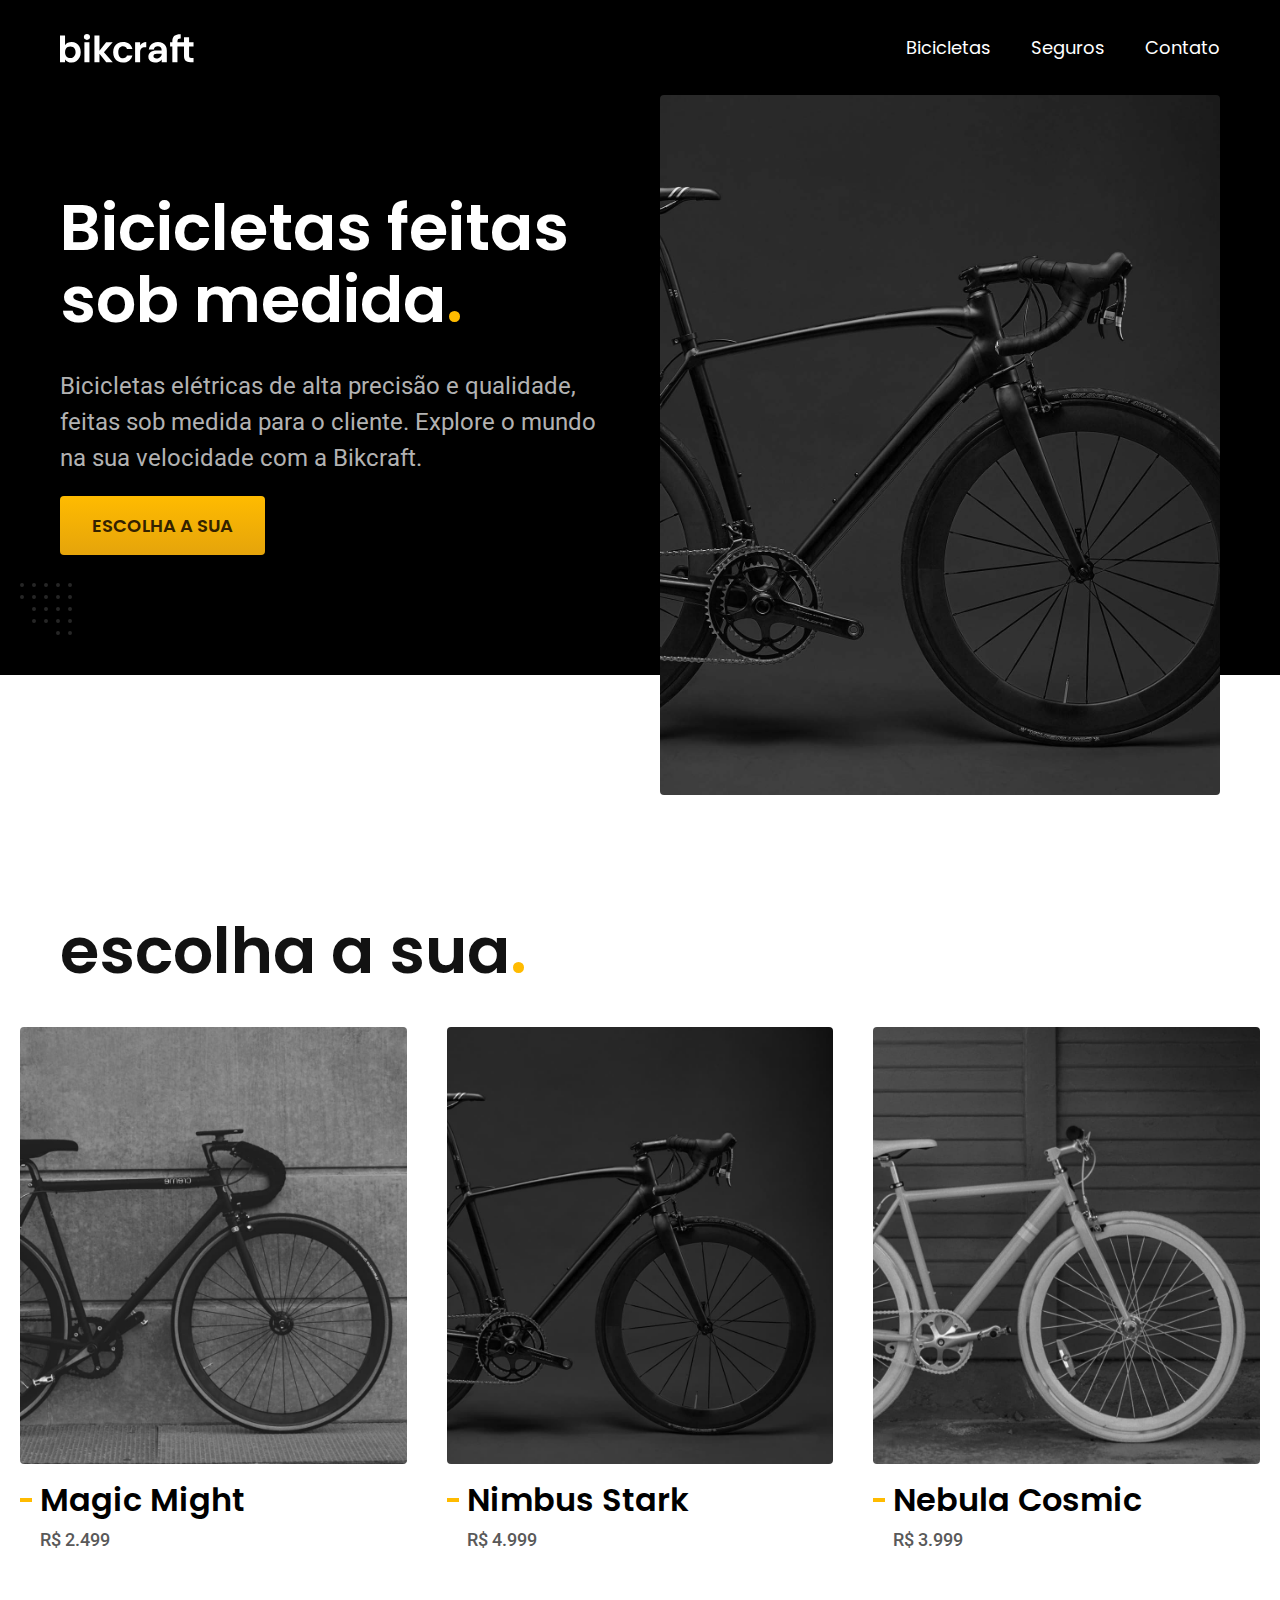
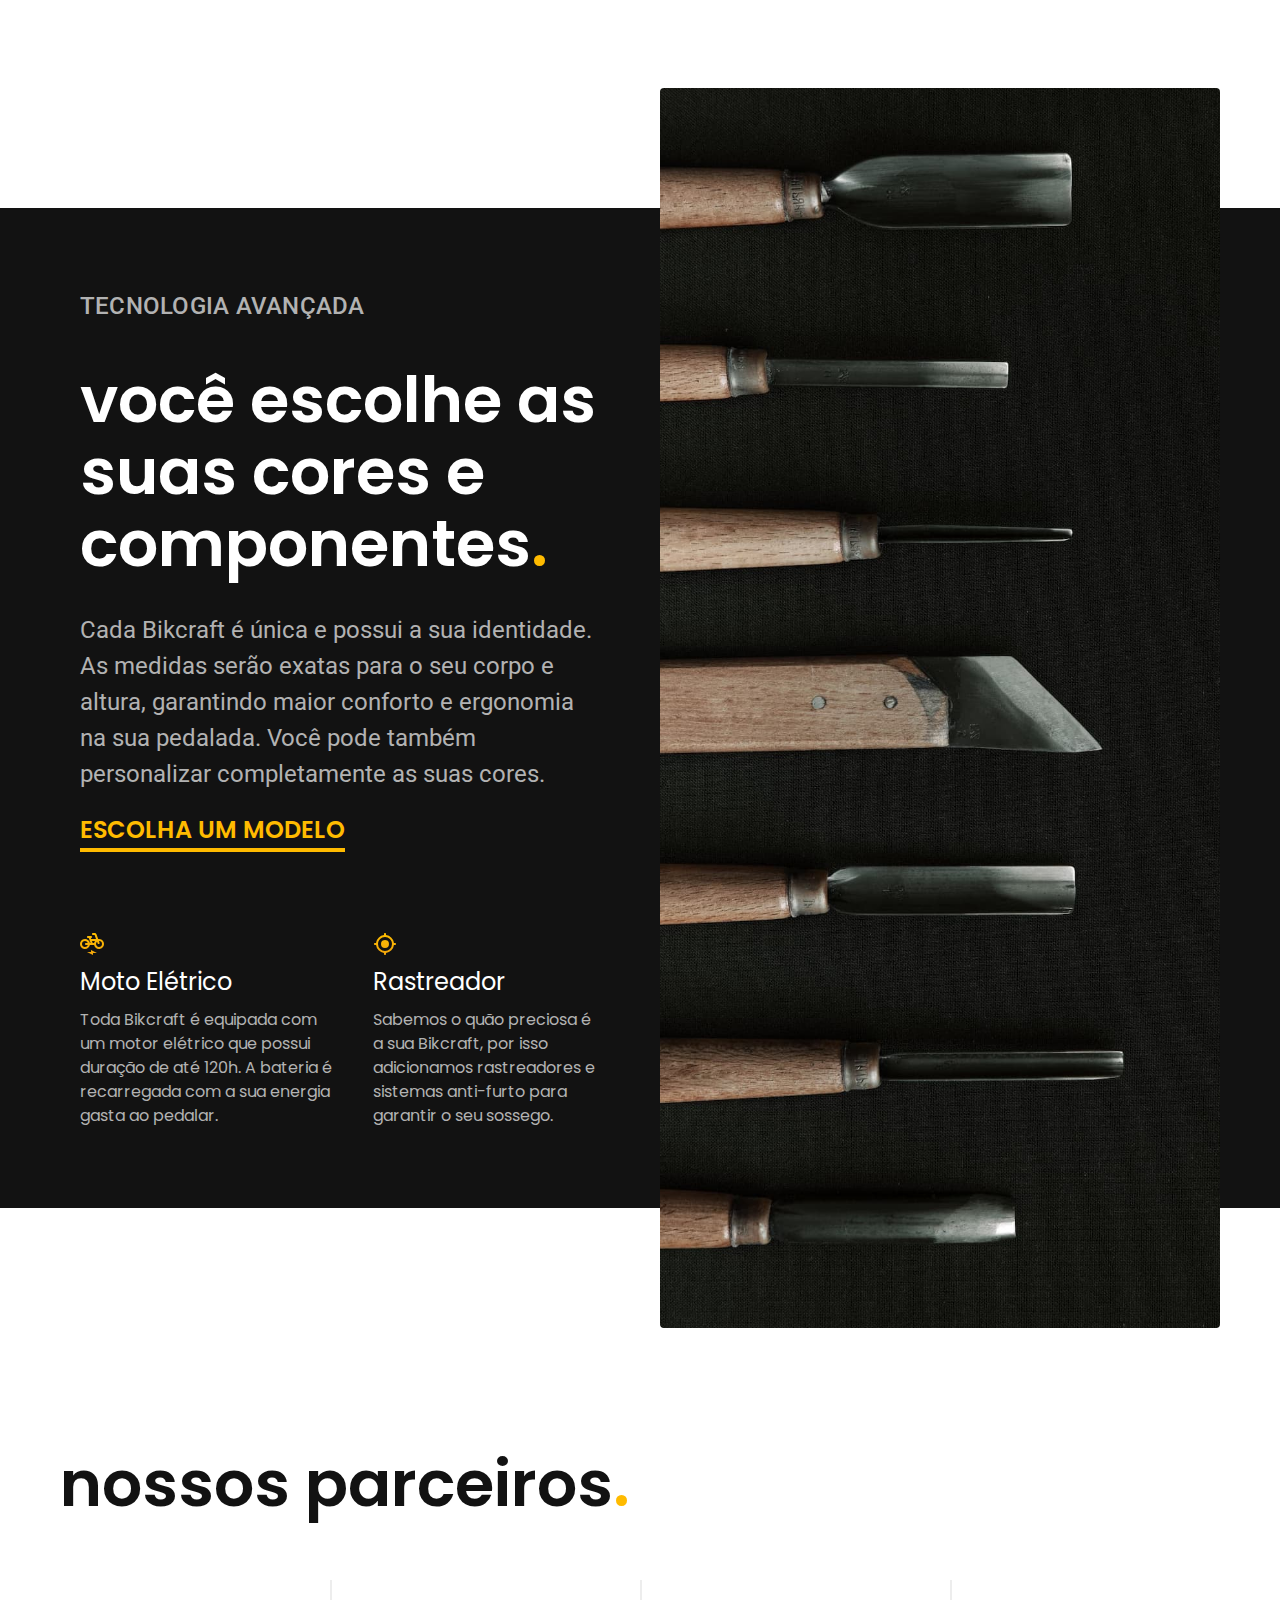
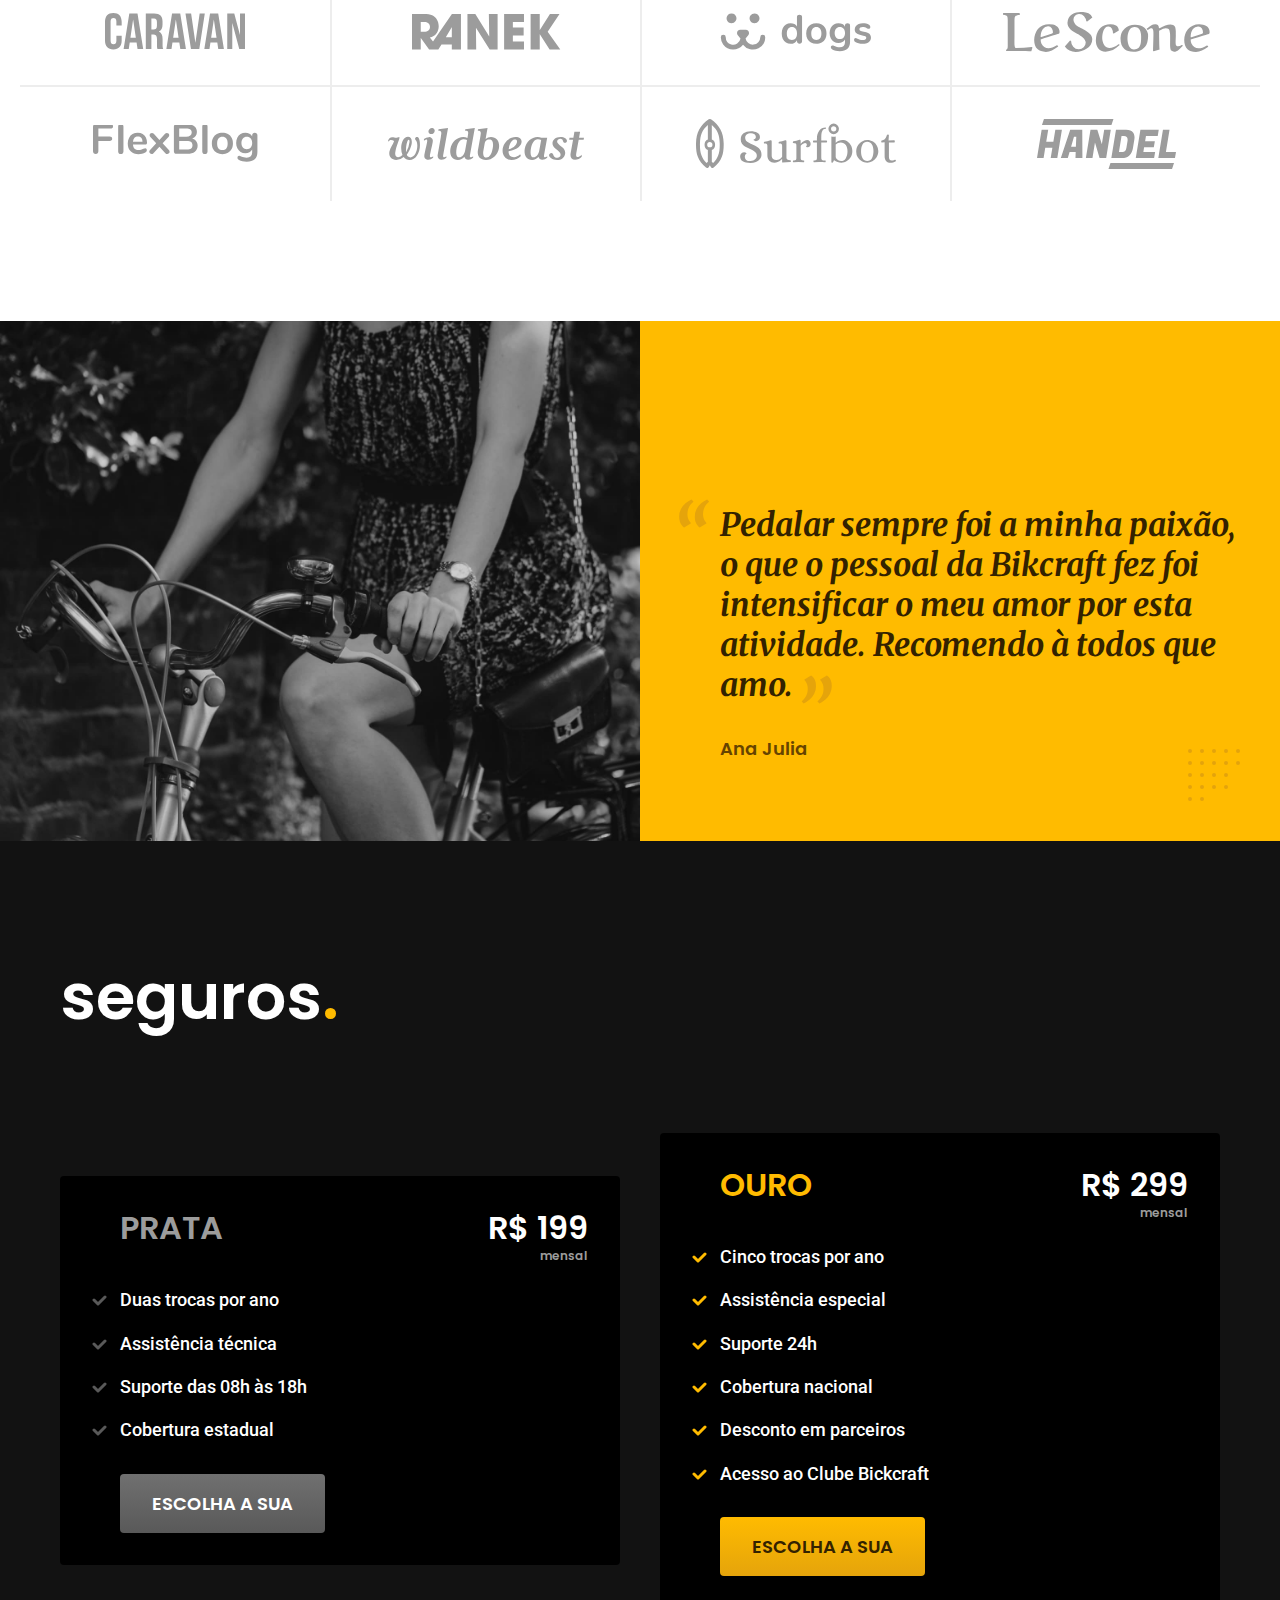
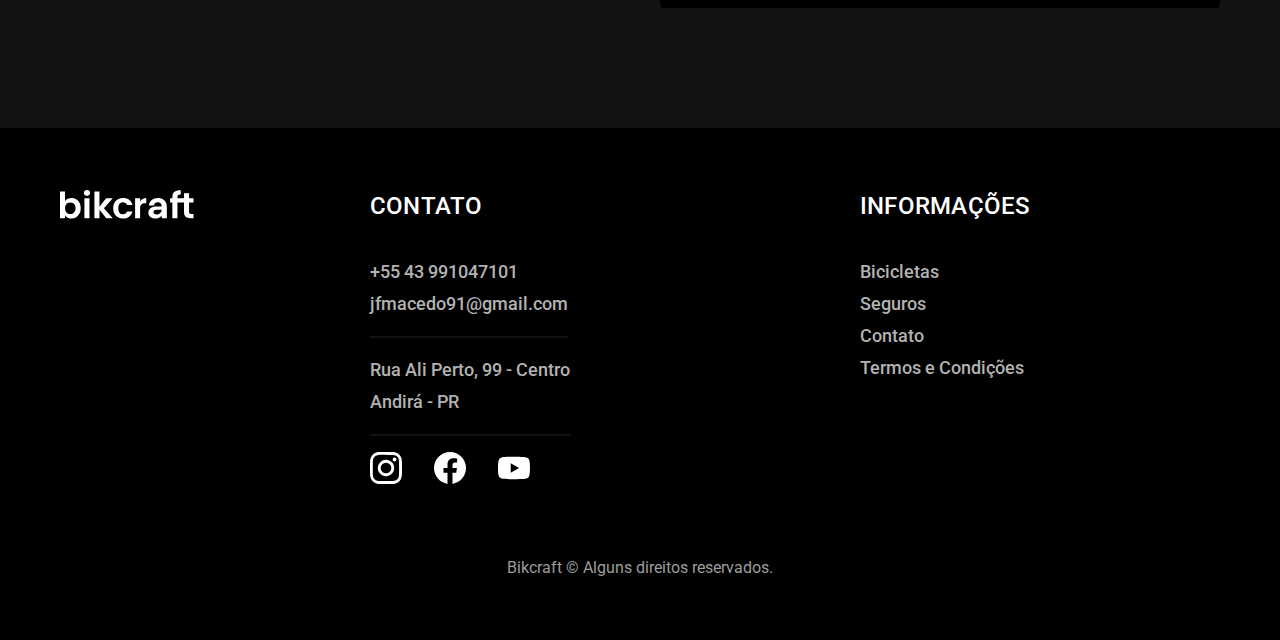
<file: index.html>
<!DOCTYPE html>
<html lang="pt-BR">
<head>
  <meta charset="UTF-8" />
  <link rel="preconnect" href="https://fonts.googleapis.com" />
  <link rel="preconnect" href="https://fonts.gstatic.com" crossorigin />
  <link href="https://fonts.googleapis.com/css2?family=Merriweather:ital,wght@1,900&family=Poppins:wght@400;600&family=Roboto:wght@400;500&display=swap" rel="stylesheet" />
  <meta name="viewport" content="width=device-width, initial-scale=1.0" />
  <title>Bikcraft - Bicicletas Elétricas</title>
  <meta name="description" content="Bicicletas elétricas de alta precisão e qualidade,  feitas sob medida para o cliente. Explore o mundo na sua velocidade com a Bikcraft." />
  <link rel="preload" href="./css/styles.min.css" as="style">
  <link rel="stylesheet" href="./css/styles.min.css">
  <link rel="icon" href="./img/icones/favicon.png" type="image/png">
  <script>document.documentElement.classList.add("js")</script>
</head>
<body>
  <header class="header-bg">
    <div class="header container">
      <a href="./">
        <img src="./img/bikcraft.svg" width="136" height="32" alt="Bikcraft">
      </a>
      <nav aria-label="primaria">
        <ul class="header-menu font1-m color-gray00">
          <li><a href="./bicycles.html">Bicicletas</a></li>
          <li><a href="./secure.html">Seguros</a></li>
          <li><a href="./contact.html">Contato</a></li>
        </ul>
      </nav>
    </div>
  </header>
  <main class="introduction-bg">
    <div class="introduction container color-gray00">
      <div class="introduction-content">
        <h1 class="font1-xxl color-gray00 fadeInLeft" data-anime="200">Bicicletas feitas sob medida<span class="color-primary01">.</span></h1>
        <p class="font2-l color-gray05 fadeInLeft" data-anime="400">Bicicletas elétricas de alta precisão e qualidade,  feitas sob medida para o cliente. Explore o mundo na sua velocidade com a Bikcraft.</p>
        <a class="button primary fadeInLeft" href="./bicycles.html" data-anime="600">Escolha a sua</a>
      </div>
      <picture class="fadeInRight" data-anime="800">
        <source media="(max-width: 800px)" srcset="./img/bicicletas/nimbus.jpg">
        <img src="./img/fotos/introducao.jpg" width="1280" height="1600" alt="Bicicleta elétrica preta.">
      </picture>
    </div>
  </main>
  <article class="bicycles-list">
    <h2 class="container font1-xxl color-gray11">escolha a sua<span class="color-primary01">.</span></h2>
    <ul>
      <li>
        <a href="./bicycles/magic-might.html">
          <img src="./img/bicicletas/magic-home.jpg" width="920" height="1040" alt="Bicicleta Preta">
          <h3 class="font1-xl color-gray12">Magic Might</h3>
          <span class="font2-m color-gray08">R$ 2.499</span>
        </a>
      </li>
      <li>
        <a href="./bicycles/nimbus-stark.html">
          <img src="./img/bicicletas/nimbus-home.jpg" width="920" height="1040"  alt="Bicicleta Branca">
          <h3 class="font1-xl color-gray12">Nimbus Stark</h3>
          <span class="font2-m color-gray08">R$ 4.999</span>
        </a>
      </li>
      <li>
        <a href="./bicycles/nebula-cosmic.html">
          <img src="./img/bicicletas/nebula-home.jpg" width="920" height="1040"  alt="Bicicleta Preta">
          <h3 class="font1-xl color-gray12">Nebula Cosmic</h3>
          <span class="font2-m color-gray08">R$ 3.999</span>
        </a>
      </li>
    </ul>
  </article>
  <article class="technology-bg">
    <div class="technology container">
      <div class="technology-content">
        <span class="font2-l-b color-gray05">tecnologia avançada</span>
        <h2 class="font1-xxl color-gray00">você escolhe as suas cores e componentes<span class="color-primary01">.</span></h2>
        <p class="font2-l color-gray05 ">Cada Bikcraft é única e possui a sua identidade. As medidas serão exatas para o seu corpo e altura, garantindo maior conforto e ergonomia na sua pedalada. Você pode também personalizar completamente as suas cores.</p>
        <a class="link" href="./bicycles.html">Escolha um modelo</a>
        <div class="technology-benefits">
          <div>
            <img src="./img/icones/eletrica.svg" width="24" height="24" alt="">
            <h3 class="font1-l color-gray00">Moto Elétrico</h3>
            <p class="font1-s color-gray05">Toda Bikcraft é equipada com um motor elétrico que possui duração de até 120h. A bateria é recarregada com a sua energia gasta ao pedalar.</p>
          </div>
          <div>
            <img src="./img/icones/rastreador.svg" width="24" height="24" alt="">
            <h3 class="font1-l color-gray00">Rastreador</h3>
            <p class="font1-s color-gray05">Sabemos o quão preciosa é a sua Bikcraft, por isso adicionamos rastreadores e sistemas anti-furto para garantir o seu sossego.</p>
          </div>
        </div>
      </div>
      <div class="technology-image">
        <img src="./img/fotos/tecnologia.jpg" width="1200" height="1920" alt="">
      </div>
    </div>
  </article>
  <section class="partners" aria-label="Nossos parceiros">
    <h2 class="container font1-xxl color-gray11">nossos parceiros<span class="color-primary01">.</span></h2>
    <ul>
      <li><img src="./img/parceiros/caravan.svg" width="140" height="38" alt="caravan"></li>
      <li><img src="./img/parceiros/ranek.svg" width="149" height="36" alt="ranek"></li>
      <li><img src="./img/parceiros/dogs.svg" width="152" height="39" alt="dogs"></li>
      <li><img src="./img/parceiros/lescone.svg" width="208" height="41" alt="lescone"></li>
      <li><img src="./img/parceiros/flexblog.svg" width="165" height="38" alt="flexblog"></li>
      <li><img src="./img/parceiros/wildbeast.svg" width="196" height="34" alt="wildbeast"></li>
      <li><img src="./img/parceiros/surfbot.svg" width="200" height="49" alt="surfbot"></li>
      <li><img src="./img/parceiros/handel.svg" width="139" height="50" alt="handel"></li>
    </ul>
  </section>
  <section class="testimony" aria-label="Depoimento">
    <div>
      <img src="./img/fotos/depoimento.jpg" width="1560" height="1360" alt="Pessoa pedalando em uma bikcraft">
    </div>
    <div class="testimony-content">
      <blockquote class="font1-xl color-primary05">
        <p>Pedalar sempre foi a minha paixão, o que o pessoal da Bikcraft fez foi intensificar o meu amor por esta atividade. Recomendo à todos que amo.</p>
      </blockquote>
      <span class="font1-m-b color-primary04">Ana Julia</span>
    </div>
  </section>
  <article class="secures-bg">
    <div class="secures container">
      <h2 class="font1-xxl color-gray00">seguros<span class="color-primary01">.</span></h2>
      <div class="secure silver">
        <h3 class="font1-xl color-gray06">PRATA</h3>
        <span class="font1-xl color-gray00">R$ 199<span class="font1-xs color-gray06">mensal</span></span>
        <ul class="font2-m color-gray00">
          <li>Duas trocas por ano</li>
          <li>Assistência técnica</li>
          <li>Suporte das 08h às 18h</li>
          <li>Cobertura estadual</li>
        </ul>
        <a class="button secondary" href="./budget.html?type=secure&product=silver">Escolha a sua</a>
      </div>
      <div class="secure gold">
        <h3 class="font1-xl color-primary01">OURO</h3>
        <span class="font1-xl color-gray00">R$ 299<span class="font1-xs color-gray06">mensal</span></span>
        <ul class="font2-m color-gray00">
          <li>Cinco trocas por ano</li>
          <li>Assistência especial</li>
          <li>Suporte 24h</li>
          <li>Cobertura nacional</li>
          <li>Desconto em parceiros</li>
          <li>Acesso ao Clube Bickcraft</li>
        </ul>
        <a class="button primary" href="./budget.html?type=secure&product=gold">Escolha a sua</a>
      </div>
    </div>
  </article>
  <footer class="footer-bg">
    <div class="footer container">
      <img src="./img/bikcraft.svg" width="136" height="32" alt="Bikcraft">
      <div class="footer-contact">
        <h3 class="font2-l-b color-gray00">Contato</h3>
        <ul class="font2-m color-gray05">
          <li><a href="tel:+5543991047101">+55 43 991047101</a></li>
          <li><a href="mailto:jfmacedo91@gmail.com">jfmacedo91@gmail.com</a></li>
        </ul>
        <address class="font2-m color-gray05">
          Rua Ali Perto, 99 - Centro <br />
          Andirá - PR
        </address>
        <div class="footer-social">
          <a href="https://www.instagram.com/">
            <img src="./img/redes/instagram.svg" width="32" height="32" alt="Icone Instagram">
          </a>
          <a href="https://www.facebook.com/">
            <img src="./img/redes/facebook.svg" width="32" height="32" alt="Icone Facebook">
          </a>
          <a href="https://www.youtube.com/">
            <img src="./img/redes/youtube.svg" width="32" height="32" alt="Icone Youtube">
          </a>
        </div>
      </div>
      <div class="footer-information">
        <h3 class="font2-l-b color-gray00">Informações</h3>
        <nav>
          <ul class="font2-m color-gray05">
            <li><a href="./bicycles.html">Bicicletas</a></li>
            <li><a href="./secure.html">Seguros</a></li>
            <li><a href="./contact.html">Contato</a></li>
            <li><a href="./terms.html">Termos e Condições</a></li>
          </ul>
        </nav>
      </div>
      <p class="footer-copy font2-s color-gray06">Bikcraft &copy; Alguns direitos reservados.</p>
    </div>
  </footer>
  <script src="./js/plugins/simple-anime.js"></script>
  <script src="./js/script.js"></script>
</body>
</html>
</file>
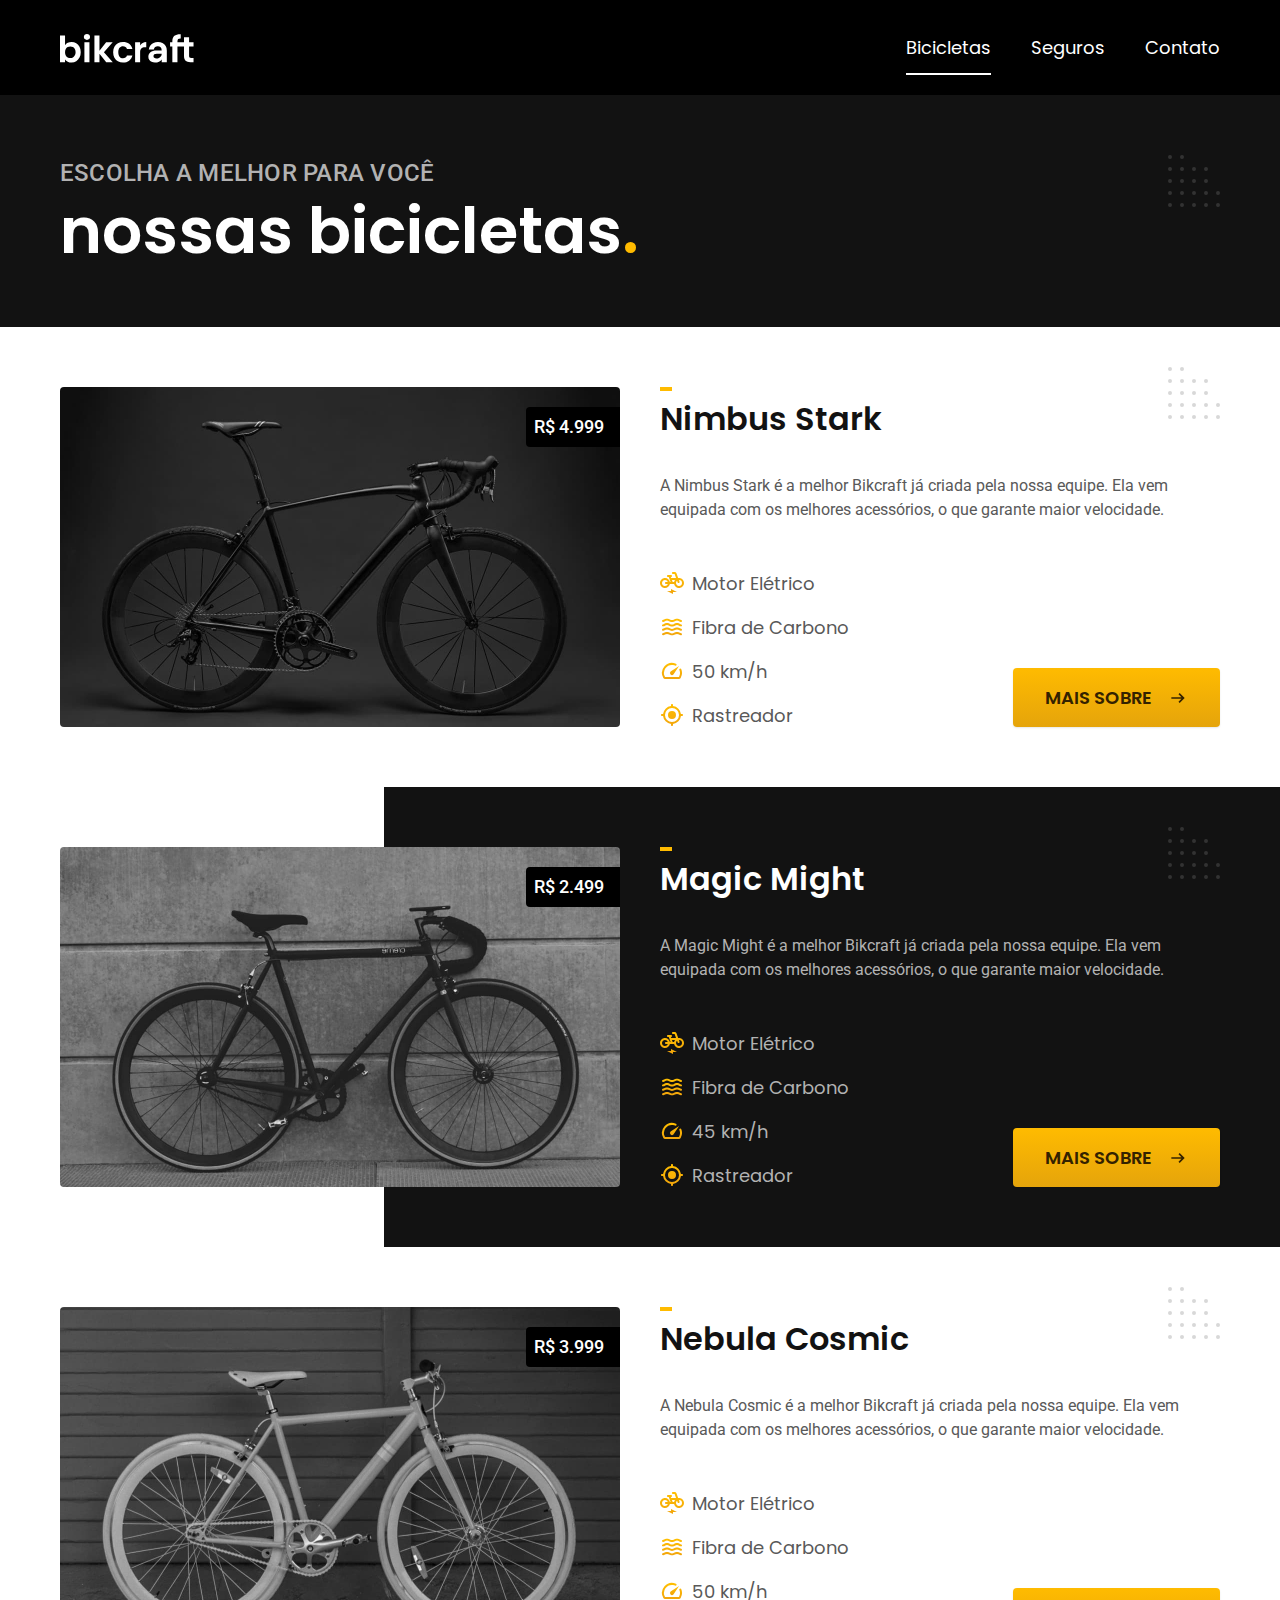
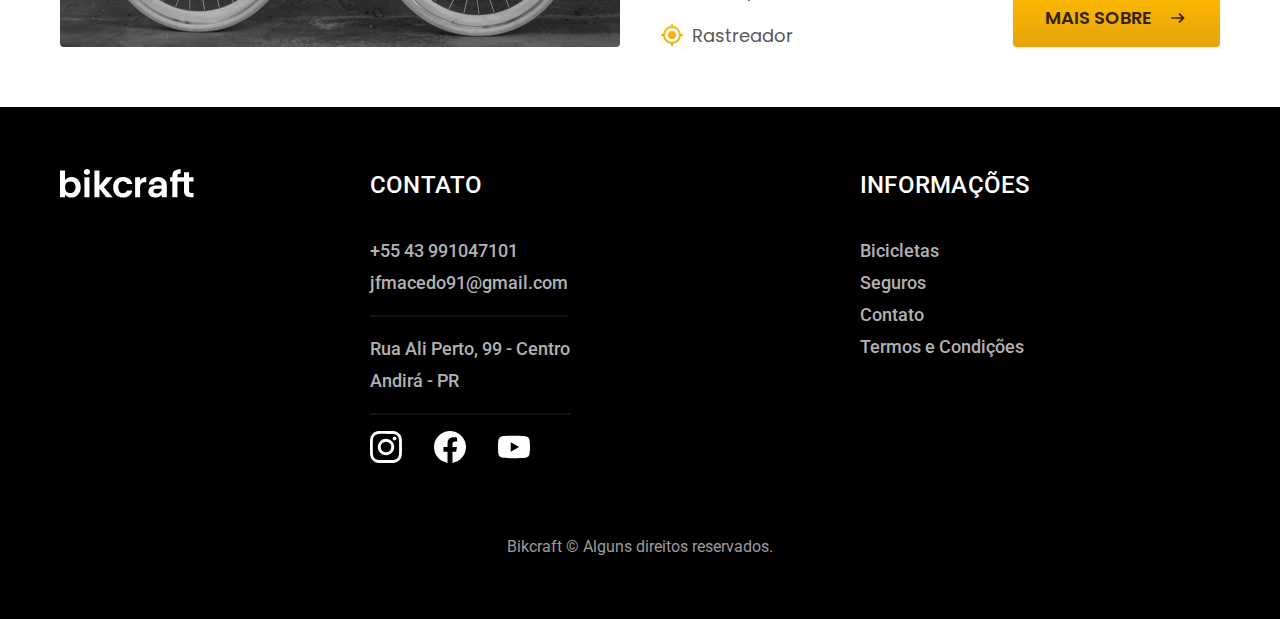
<file: bicycles.html>
<!DOCTYPE html>
<html lang="pt-BR">
<head>
  <meta charset="UTF-8" />
  <link rel="preconnect" href="https://fonts.googleapis.com" />
  <link rel="preconnect" href="https://fonts.gstatic.com" crossorigin />
  <link href="https://fonts.googleapis.com/css2?family=Merriweather:ital,wght@1,900&family=Poppins:wght@400;600&family=Roboto:wght@400;500&display=swap" rel="stylesheet" />
  <meta name="viewport" content="width=device-width, initial-scale=1.0" />
  <title>Bicicletas | Bikcraft</title>
  <meta name="description" content="Bicicletas eletricas da Bikcraft." />
  <link rel="preload" href="./css/styles.min.css" as="style">
  <link rel="stylesheet" href="./css/styles.min.css">
  <link rel="icon" href="./img/icones/favicon.png" type="image/png">
  <script>document.documentElement.classList.add("js")</script>
</head>
<body id="bicycles">
  <header class="header-bg">
    <div class="header container">
      <a href="./">
        <img src="./img/bikcraft.svg" width="136" height="32" alt="Bikcraft">
      </a>
      <nav aria-label="primaria">
        <ul class="header-menu font1-m color-gray00">
          <li><a href="./bicycles.html">Bicicletas</a></li>
          <li><a href="./secure.html">Seguros</a></li>
          <li><a href="./contact.html">Contato</a></li>
        </ul>
      </nav>
    </div>
  </header>
  <main>
    <div class="title-bg">
      <div class="title container">
        <p class="font2-l-b color-gray05">ESCOLHA A MELHOR PARA VOCÊ</p>
        <h1 class="font1-xxl color-gray00">nossas bicicletas<span class="color-primary01">.</span></h1>
      </div>
    </div>
    <div class="bicycles container">
      <div class="bicycles-img">
        <img src="./img/bicicletas/nimbus.jpg" alt="Bicicleta preta">
        <span class="font2-m color-gray00">R$ 4.999</span>
      </div>
      <div class="bicycles-content">
        <h2 class="font1-xl color-gray11">Nimbus Stark</h2>
        <p class="font2-s color-gray08">A Nimbus Stark é a melhor Bikcraft já criada pela nossa equipe. Ela vem equipada com os melhores acessórios, o que garante maior velocidade.</p>
        <ul class="font1-m color-gray08">
          <li><img src="./img/icones/eletrica.svg" width="32" height="32" alt="">Motor Elétrico</li>
          <li><img src="./img/icones/carbono.svg" width="32" height="32" alt="">Fibra de Carbono</li>
          <li><img src="./img/icones/velocidade.svg" width="32" height="32" alt="">50 km/h</li>
          <li><img src="./img/icones/rastreador.svg" width="32" height="32" alt="">Rastreador</li>
        </ul>
        <a href="./bicycles/nimbus-stark.html" class="button primary">mais sobre <img src="./img/icones/seta.svg" alt=""></a>
      </div>
    </div>
    <div class="bicycles-bg">
      <div class="bicycles container">
        <div class="bicycles-img">
          <img src="./img/bicicletas/magic.jpg" width="1120" height="680" alt="Bicicleta preta">
          <span class="font2-m color-gray00">R$ 2.499</span>
        </div>
        <div class="bicycles-content">
          <h2 class="font1-xl color-gray00">Magic Might</h2>
          <p class="font2-s color-gray05">A Magic Might é a melhor Bikcraft já criada pela nossa equipe. Ela vem equipada com os melhores acessórios, o que garante maior velocidade.</p>
          <ul class="font1-m color-gray05">
            <li><img src="./img/icones/eletrica.svg" width="32" height="32" alt="">Motor Elétrico</li>
            <li><img src="./img/icones/carbono.svg" width="32" height="32" alt="">Fibra de Carbono</li>
            <li><img src="./img/icones/velocidade.svg" width="32" height="32" alt="">45 km/h</li>
            <li><img src="./img/icones/rastreador.svg" width="32" height="32" alt="">Rastreador</li>
          </ul>
          <a href="./bicycles/magic-might.html" class="button primary">mais sobre <img src="./img/icones/seta.svg" alt=""></a>
        </div>
      </div>
    </div>
    <div class="bicycles container">
      <div class="bicycles-img">
        <img src="./img/bicicletas/nebula.jpg" width="1120" height="680" alt="Bicicleta branca">
        <span class="font2-m color-gray00">R$ 3.999</span>
      </div>
      <div class="bicycles-content">
        <h2 class="font1-xl color-gray11">Nebula Cosmic</h2>
        <p class="font2-s color-gray08">A Nebula Cosmic é a melhor Bikcraft já criada pela nossa equipe. Ela vem equipada com os melhores acessórios, o que garante maior velocidade.</p>
        <ul class="font1-m color-gray08">
          <li><img src="./img/icones/eletrica.svg" width="32" height="32" alt="">Motor Elétrico</li>
          <li><img src="./img/icones/carbono.svg" width="32" height="32" alt="">Fibra de Carbono</li>
          <li><img src="./img/icones/velocidade.svg" width="32" height="32" alt="">50 km/h</li>
          <li><img src="./img/icones/rastreador.svg" width="32" height="32" alt="">Rastreador</li>
        </ul>
        <a href="./bicycles/nebula-cosmic.html" class="button primary">mais sobre <img src="./img/icones/seta.svg" alt=""></a>
      </div>
    </div>
  </main>
  <footer class="footer-bg">
    <div class="footer container">
      <img src="./img/bikcraft.svg" width="136" height="32" alt="Bikcraft">
      <div class="footer-contact">
        <h3 class="font2-l-b color-gray00">Contato</h3>
        <ul class="font2-m color-gray05">
          <li><a href="tel:+5543991047101">+55 43 991047101</a></li>
          <li><a href="mailto:jfmacedo91@gmail.com">jfmacedo91@gmail.com</a></li>
        </ul>
        <address class="font2-m color-gray05">
          Rua Ali Perto, 99 - Centro <br />
          Andirá - PR
        </address>
        <div class="footer-social">
          <a href="https://www.instagram.com/">
            <img src="./img/redes/instagram.svg" width="32" height="32" alt="Icone Instagram">
          </a>
          <a href="https://www.facebook.com/">
            <img src="./img/redes/facebook.svg" width="32" height="32" alt="Icone Facebook">
          </a>
          <a href="https://www.youtube.com/">
            <img src="./img/redes/youtube.svg" width="32" height="32" alt="Icone Youtube">
          </a>
        </div>
      </div>
      <div class="footer-information">
        <h3 class="font2-l-b color-gray00">Informações</h3>
        <nav>
          <ul class="font2-m color-gray05">
            <li><a href="./bicycles.html">Bicicletas</a></li>
            <li><a href="./secure.html">Seguros</a></li>
            <li><a href="./contact.html">Contato</a></li>
            <li><a href="./terms.html">Termos e Condições</a></li>
          </ul>
        </nav>
      </div>
      <p class="footer-copy font2-s color-gray06">Bikcraft &copy; Alguns direitos reservados.</p>
    </div>
  </footer>
  <script src="./js/script.js"></script>
</body>
</html>
</file>
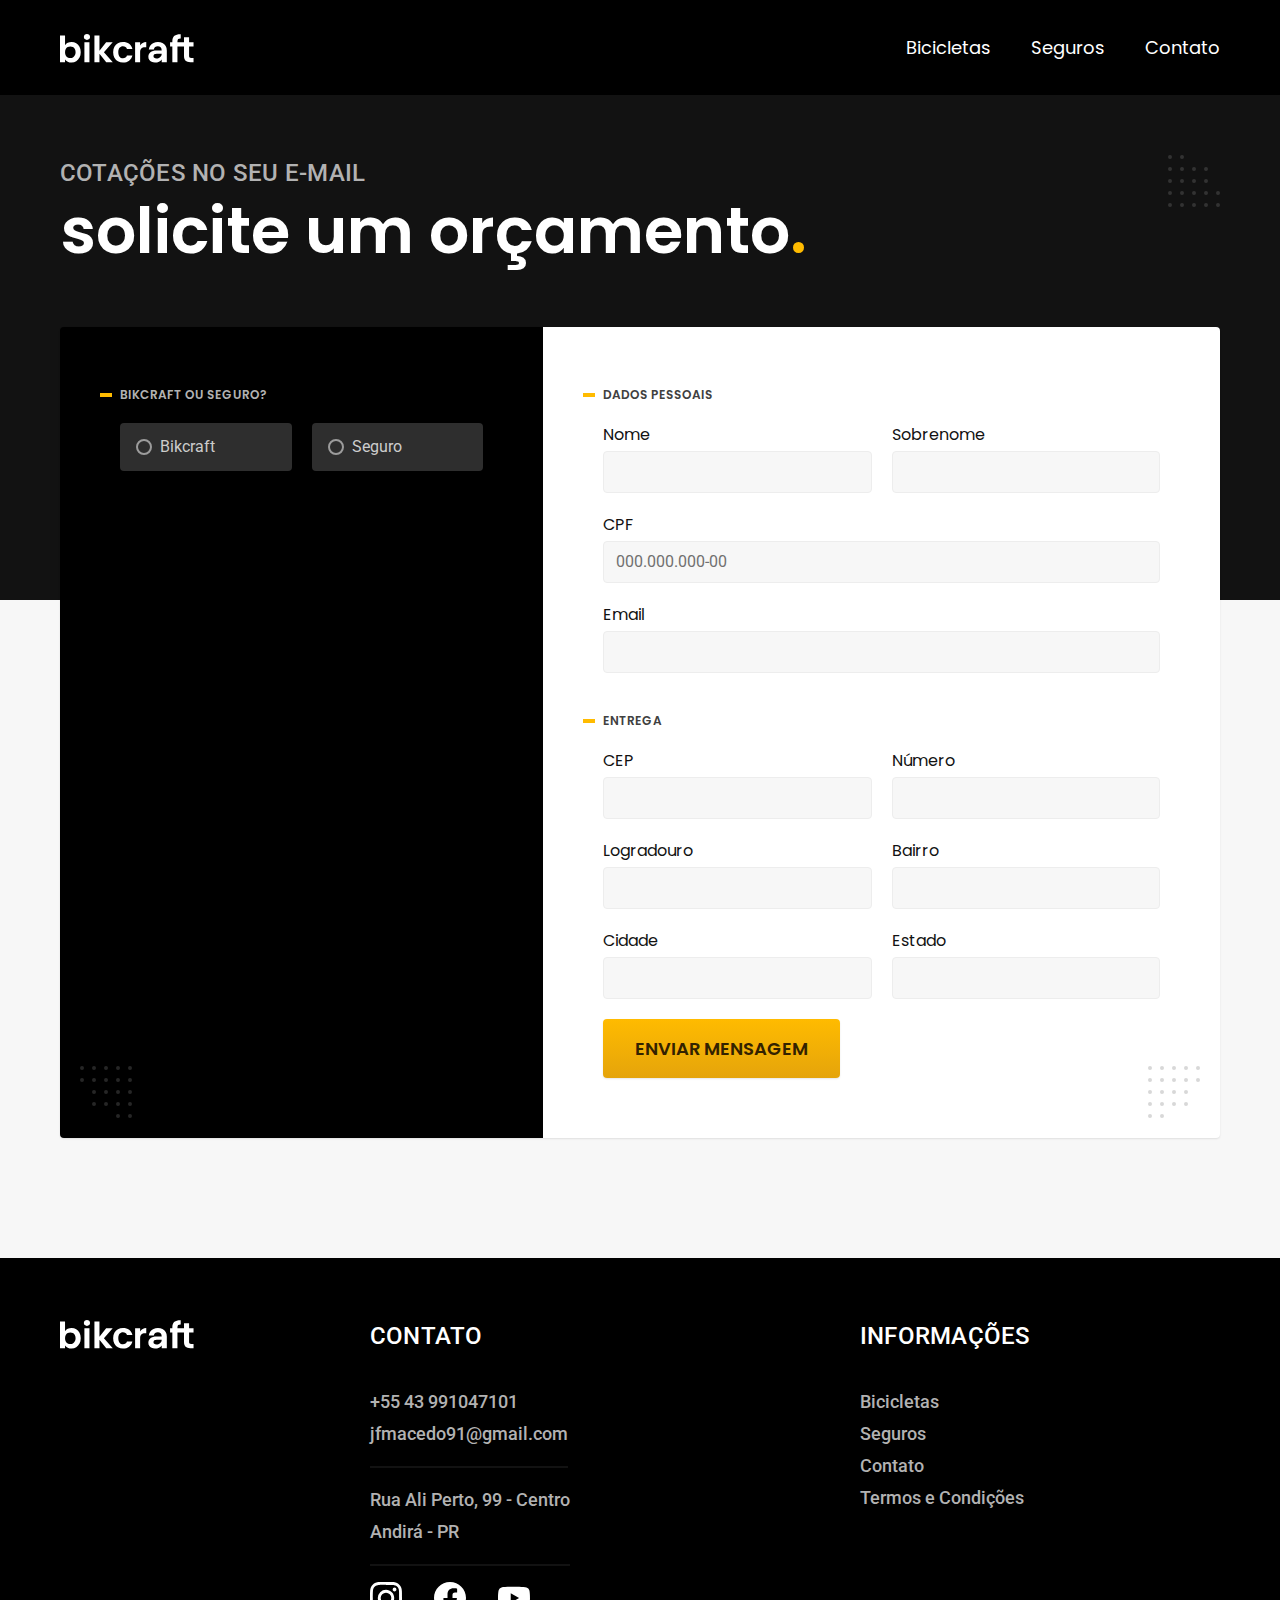
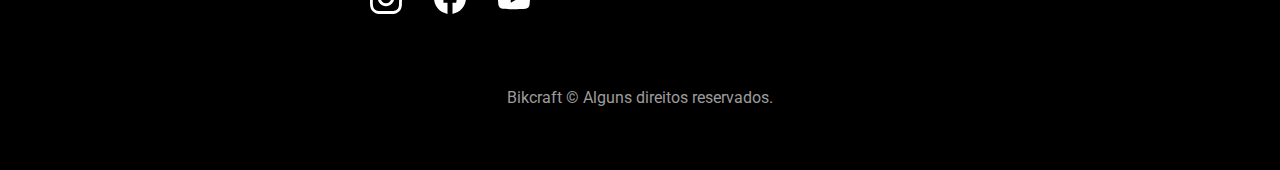
<file: budget.html>
<!DOCTYPE html>
<html lang="pt-BR">
<head>
  <meta charset="UTF-8" />
  <link rel="preconnect" href="https://fonts.googleapis.com" />
  <link rel="preconnect" href="https://fonts.gstatic.com" crossorigin />
  <link href="https://fonts.googleapis.com/css2?family=Merriweather:ital,wght@1,900&family=Poppins:wght@400;600&family=Roboto:wght@400;500&display=swap" rel="stylesheet" />
  <meta name="viewport" content="width=device-width, initial-scale=1.0" />
  <title>Orçamento | Bikcraft</title>
  <meta name="description" content="orçamento da Bikcraft." />
  <link rel="preload" href="./css/styles.min.css" as="style">
  <link rel="stylesheet" href="./css/styles.min.css">
  <link rel="icon" href="./img/icones/favicon.png" type="image/png">
  <script>document.documentElement.classList.add("js")</script>
</head>
<body id="budget">
  <header class="header-bg">
    <div class="header container">
      <a href="./">
        <img src="./img/bikcraft.svg" width="136" height="32" alt="Bikcraft">
      </a>
      <nav aria-label="primaria">
        <ul class="header-menu font1-m color-gray00">
          <li><a href="./bicycles.html">Bicicletas</a></li>
          <li><a href="./secure.html">Seguros</a></li>
          <li><a href="./contact.html">Contato</a></li>
        </ul>
      </nav>
    </div>
  </header>
  <main>
    <div class="title-bg">
      <div class="title container">
        <p class="font2-l-b color-gray05">COTAÇÕES NO SEU E-MAIL</p>
        <h1 class="font1-xxl color-gray00">solicite um orçamento<span class="color-primary01">.</span></h1>
      </div>
    </div>
    <form class="budget container" action="./">
      <div class="product-budget">
        <h2 class="font1-xs color-gray05">Bikcraft ou Seguro?</h2>

        <input type="radio" name="type" value="bikcraft" id="bikcraft">
        <label class="font2-s color-gray04" for="bikcraft">Bikcraft</label>

        <input type="radio" name="type" value="secure" id="secure">
        <label class="font2-s color-gray04" for="secure">Seguro</label>

        <div class="budget-content" id="bikcraft-budget">
          <h2 class="font1-xs color-gray05">Escolha a sua</h2>

          <input type="radio" name="product" value="nimbus" id="nimbus">
          <label class="font2-s color-gray04" for="nimbus">Nimbus Stark <span>R$ 4.999</span></label>
          <div class="budget-details">
            <ul class="font1-xs color-gray08">
              <li><img src="./img/icones/eletrica.svg" width="32" height="32" alt="">Motor Elétrico</li>
              <li><img src="./img/icones/carbono.svg" width="32" height="32" alt="">Fibra de Carbono</li>
              <li><img src="./img/icones/velocidade.svg" width="32" height="32" alt="">50 km/h</li>
              <li><img src="./img/icones/rastreador.svg" width="32" height="32" alt="">rastreador</li>
            </ul>
            <img src="./img/bicicletas/nimbus.jpg" width="1120" height="680" alt="Bicicleta preta">
          </div>

          <input type="radio" name="product" value="magic" id="magic">
          <label class="font2-s color-gray04" for="magic">Magic Might <span>R$ 2.499</span></label>
          <div class="budget-details">
            <ul class="font1-xs color-gray08">
              <li><img src="./img/icones/eletrica.svg" width="32" height="32" alt="">Motor Elétrico</li>
              <li><img src="./img/icones/carbono.svg" width="32" height="32" alt="">Fibra de Carbono</li>
              <li><img src="./img/icones/velocidade.svg" width="32" height="32" alt="">45 km/h</li>
              <li><img src="./img/icones/rastreador.svg" width="32" height="32" alt="">rastreador</li>
            </ul>
            <img src="./img/bicicletas/magic.jpg" width="1120" height="680" alt="Bicicleta preta">
          </div>

          <input type="radio" name="product" value="nebula" id="nebula">
          <label class="font2-s color-gray04" for="nebula">Nebula Cosmic <span>R$ 3.999</span></label>
          <div class="budget-details">
            <ul class="font1-xs color-gray08">
              <li><img src="./img/icones/eletrica.svg" width="32" height="32" alt="">Motor Elétrico</li>
              <li><img src="./img/icones/carbono.svg" width="32" height="32" alt="">Fibra de Carbono</li>
              <li><img src="./img/icones/velocidade.svg" width="32" height="32" alt="">50 km/h</li>
              <li><img src="./img/icones/rastreador.svg" width="32" height="32" alt="">rastreador</li>
            </ul>
            <img src="./img/bicicletas/nebula.jpg" width="1120" height="680" alt="Bicicleta branca">
          </div>
        </div>

        <div class="budget-content" id="secure-budget">
          <h2 class="font1-xs color-gray05">Escolha o plano</h2>

          <input type="radio" name="product" value="silver" id="silver">
          <label class="font2-s color-gray04" for="silver">Prata <span>R$ 199</span></label>

          <input type="radio" name="product" value="gold" id="gold">
          <label class="font2-s color-gray04" for="gold">Ouro <span>R$ 299</span></label>
        </div>
      </div>
      <div class="budget-data form">
        <h2 class="font1-xs color-gray09 column02">dados pessoais</h2>
        <div>
          <label class="font1-s color-gray11" for="name">Nome</label>
          <input type="text" id="name" name="name">
        </div>
        <div>
          <label class="font1-s color-gray11" for="lastName">Sobrenome</label>
          <input type="text" id="lastName" name="lastName">
        </div>
        <div class="column02">
          <label class="font1-s color-gray11" for="CPF">CPF</label>
          <input type="text" id="CPF" name="CPF" placeholder="000.000.000-00">
        </div>
        <div class="column02">
          <label class="font1-s color-gray11" for="email">Email</label>
          <input type="email" id="email" name="email">
        </div>

        <h2 class="font1-xs color-gray09 column02">entrega</h2>
        <div>
          <label class="font1-s color-gray11" for="CEP">CEP</label>
          <input type="text" id="CEP" name="CEP">
        </div>
        <div>
          <label class="font1-s color-gray11" for="number">Número</label>
          <input type="text" id="number" name="number">
        </div>
        <div>
          <label class="font1-s color-gray11" for="publicPlace">Logradouro</label>
          <input type="text" id="publicPlace" name="publicPlace">
        </div>
        <div>
          <label class="font1-s color-gray11" for="district">Bairro</label>
          <input type="text" id="district" name="district">
        </div>
        <div>
          <label class="font1-s color-gray11" for="city">Cidade</label>
          <input type="text" id="city" name="city">
        </div>
        <div>
          <label class="font1-s color-gray11" for="state">Estado</label>
          <input type="text" id="state" name="state">
        </div>

        <input class="button primary column02" type="submit" value="Enviar mensagem">
      </div>
    </form>
  </main>
  <footer class="footer-bg">
    <div class="footer container">
      <img src="./img/bikcraft.svg" width="136" height="32" alt="Bikcraft">
      <div class="footer-contact">
        <h3 class="font2-l-b color-gray00">Contato</h3>
        <ul class="font2-m color-gray05">
          <li><a href="tel:+5543991047101">+55 43 991047101</a></li>
          <li><a href="mailto:jfmacedo91@gmail.com">jfmacedo91@gmail.com</a></li>
        </ul>
        <address class="font2-m color-gray05">
          Rua Ali Perto, 99 - Centro <br />
          Andirá - PR
        </address>
        <div class="footer-social">
          <a href="https://www.instagram.com/">
            <img src="./img/redes/instagram.svg" width="32" height="32" alt="Icone Instagram">
          </a>
          <a href="https://www.facebook.com/">
            <img src="./img/redes/facebook.svg" width="32" height="32" alt="Icone Facebook">
          </a>
          <a href="https://www.youtube.com/">
            <img src="./img/redes/youtube.svg" width="32" height="32" alt="Icone Youtube">
          </a>
        </div>
      </div>
      <div class="footer-information">
        <h3 class="font2-l-b color-gray00">Informações</h3>
        <nav>
          <ul class="font2-m color-gray05">
            <li><a href="./bicycles.html">Bicicletas</a></li>
            <li><a href="./secure.html">Seguros</a></li>
            <li><a href="./contact.html">Contato</a></li>
            <li><a href="./terms.html">Termos e Condições</a></li>
          </ul>
        </nav>
      </div>
      <p class="footer-copy font2-s color-gray06">Bikcraft &copy; Alguns direitos reservados.</p>
    </div>
  </footer>
  <script src="./js/script.js"></script>
</body>
</html>
</file>
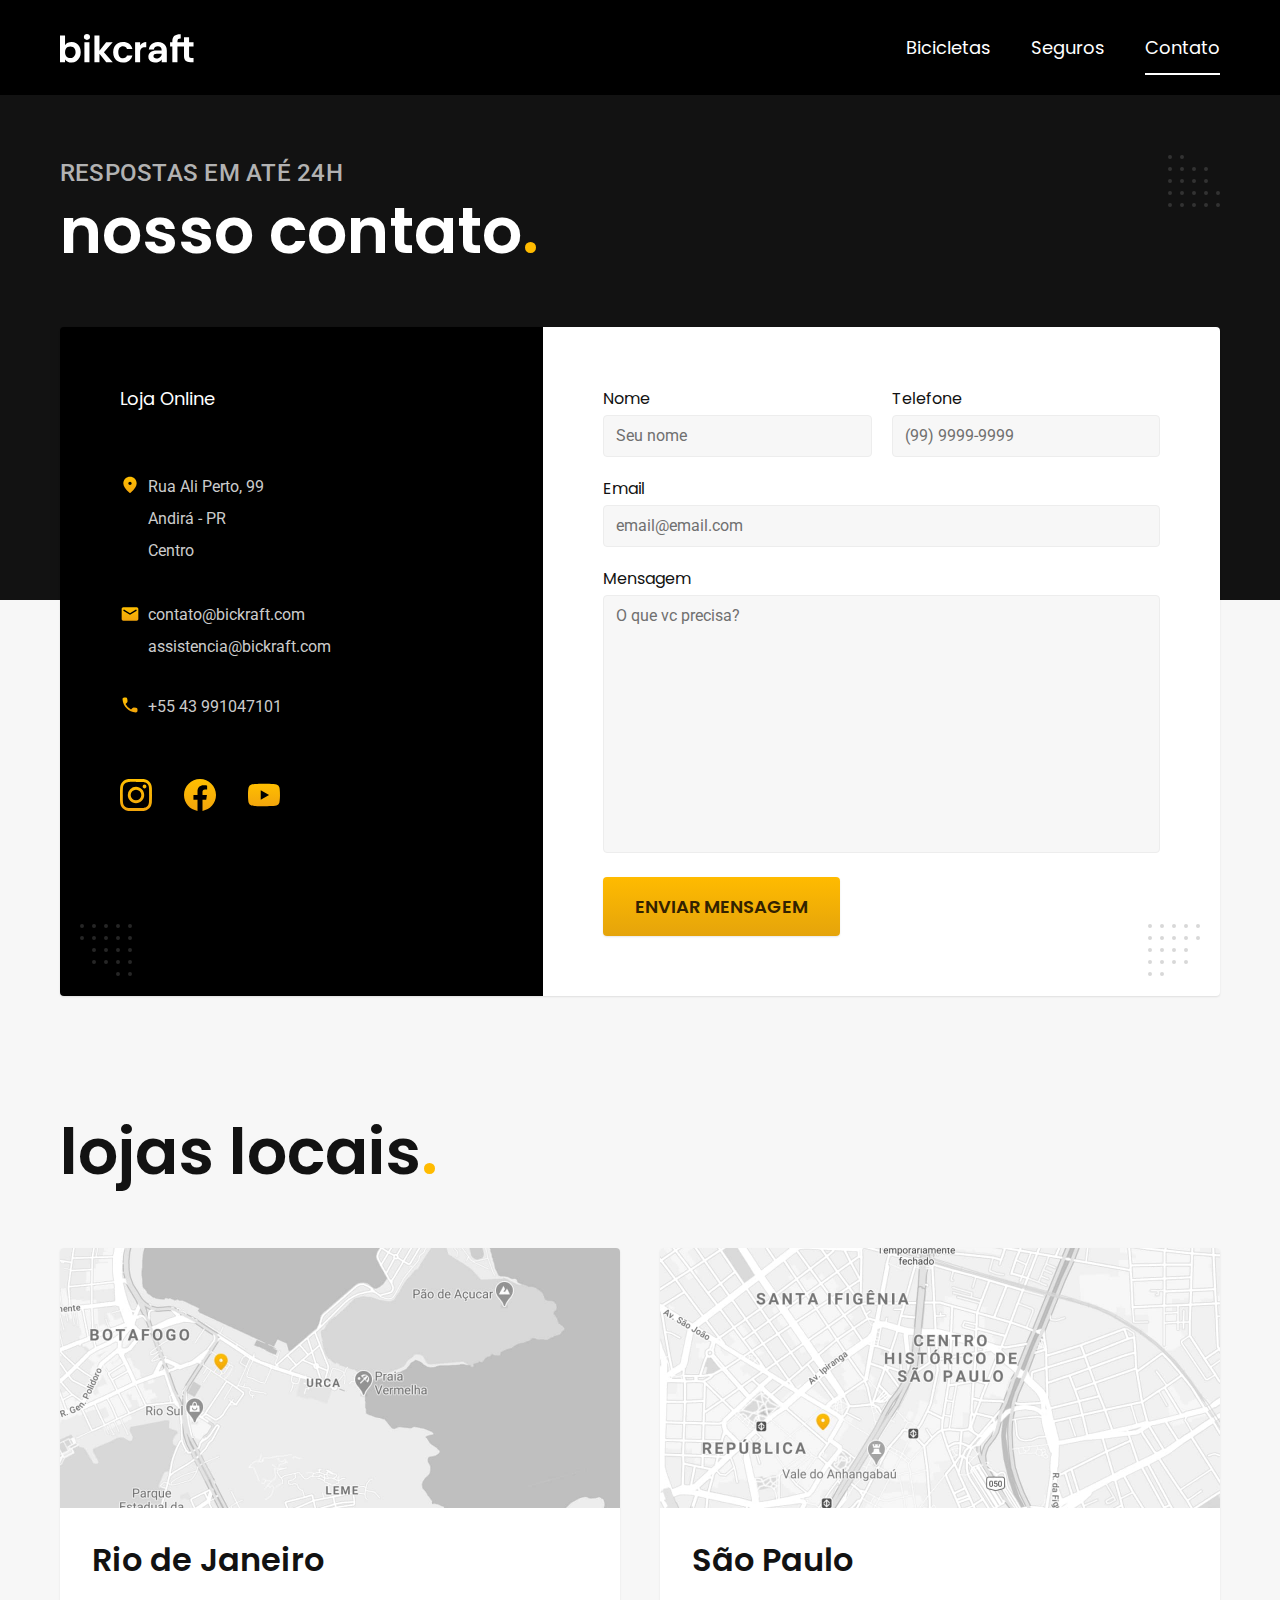
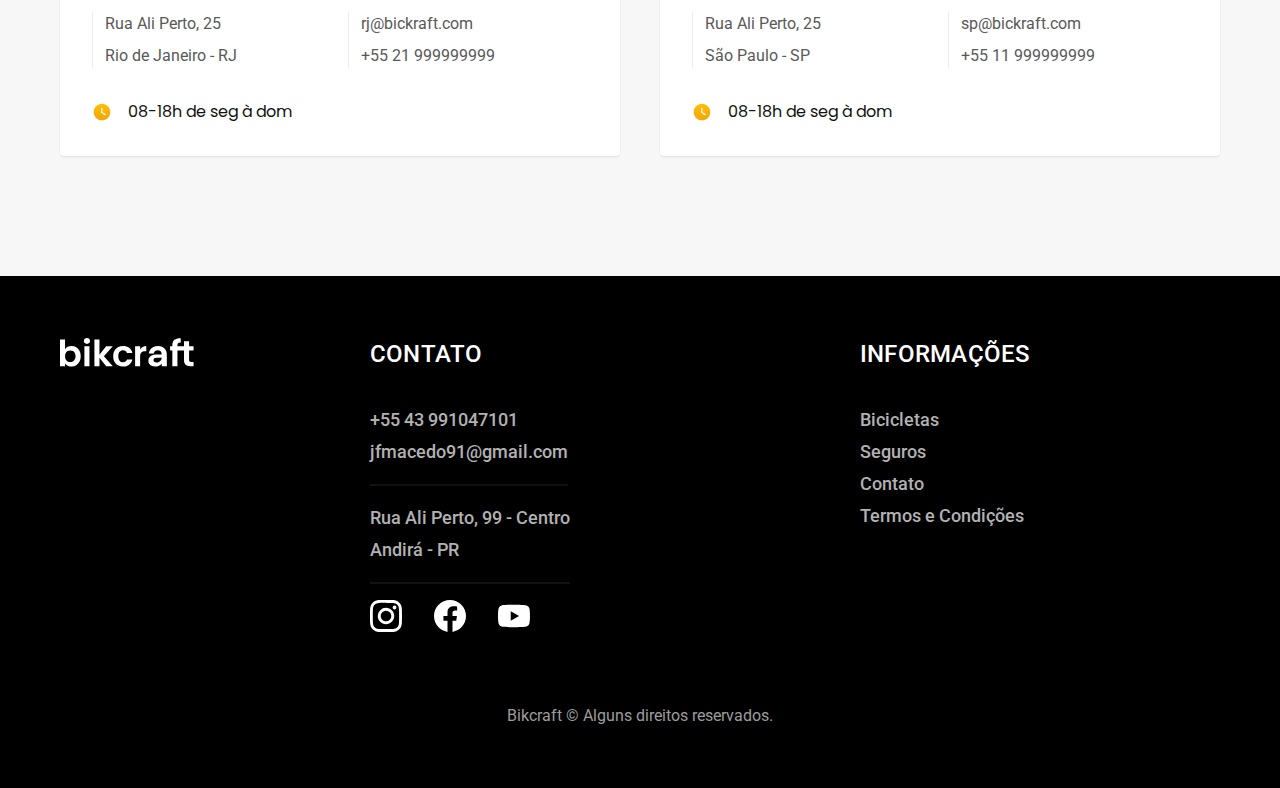
<file: contact.html>
<!DOCTYPE html>
<html lang="pt-BR">
<head>
  <meta charset="UTF-8" />
  <link rel="preconnect" href="https://fonts.googleapis.com" />
  <link rel="preconnect" href="https://fonts.gstatic.com" crossorigin />
  <link href="https://fonts.googleapis.com/css2?family=Merriweather:ital,wght@1,900&family=Poppins:wght@400;600&family=Roboto:wght@400;500&display=swap" rel="stylesheet" />
  <meta name="viewport" content="width=device-width, initial-scale=1.0" />
  <title>Contato | Bikcraft</title>
  <meta name="description" content="Entre em contato com especialistas sobre Bikcraft." />
  <link rel="preload" href="./css/styles.min.css" as="style">
  <link rel="stylesheet" href="./css/styles.min.css">
  <link rel="icon" href="./img/icones/favicon.png" type="image/png">
  <script>document.documentElement.classList.add("js")</script>
</head>
<body id="contact">
  <header class="header-bg">
    <div class="header container">
      <a href="./">
        <img src="./img/bikcraft.svg" width="136" height="32" alt="Bikcraft">
      </a>
      <nav aria-label="primaria">
        <ul class="header-menu font1-m color-gray00">
          <li><a href="./bicycles.html">Bicicletas</a></li>
          <li><a href="./secure.html">Seguros</a></li>
          <li><a href="./contact.html">Contato</a></li>
        </ul>
      </nav>
    </div>
  </header>
  <main>
    <div class="title-bg">
      <div class="title container">
        <p class="font2-l-b color-gray05">RESPOSTAS EM ATÉ 24H</p>
        <h1 class="font1-xxl color-gray00">nosso contato<span class="color-primary01">.</span></h1>
      </div>
    </div>
    <div class="contact container">
      <section class="contact-data" aria-label="Endereço">
        <h2 class="font1-m color-gray00">Loja Online</h2>
        <address class="font2-s color-gray04">
          Rua Ali Perto, 99<br />
          Andirá - PR<br/>
          Centro
        </address>
        <ul class="font2-s color-gray04">
          <li><a href="mailto:contato@bickraft.com">contato@bickraft.com</a></li>
          <li><a href="mailto:assistencia@bickraft.com">assistencia@bickraft.com</a></li>
        </ul>
        <a class="font2-s color-gray04" href="tel:+5543991047101">+55 43 991047101</a>
        <div class="contact-social">
          <a href="https://www.instagram.com/">
            <img src="./img/redes/instagram-p.svg" width="32" height="32" alt="Icone Instagram">
          </a>
          <a href="https://www.facebook.com/">
            <img src="./img/redes/facebook-p.svg" width="32" height="32" alt="Icone Facebook">
          </a>
          <a href="https://www.youtube.com/">
            <img src="./img/redes/youtube-p.svg" width="32" height="32" alt="Icone Youtube">
          </a>
        </div>
      </section>
      <div class="contact-form" aria-label="Formulário">
        <form class="form" action="./contact.html">
          <div>
            <label class="font1-s color-gray11" for="name">Nome</label>
            <input type="text" id="name" name="name" placeholder="Seu nome">
          </div>
          <div>
            <label class="font1-s color-gray11" for="phone">Telefone</label>
            <input type="tel" id="phone" name="phone" placeholder="(99) 9999-9999">
          </div>
          <div class="column02">
            <label class="font1-s color-gray11" for="email">Email</label>
            <input type="email" id="email" name="email" placeholder="email@email.com">
          </div>
          <div class="column02">
            <label class="font1-s color-gray11" for="message">Mensagem</label>
            <textarea name="message" id="message" rows="10" placeholder="O que vc precisa?"></textarea>
          </div>
          <input class="button primary" type="submit" value="Enviar mensagem">
        </form>
      </div>
    </div>
  </main>
  <article class="stores container">
    <h2 class="font1-xxl color-gray11">lojas locais<span class="color-primary01">.</span></h2>
    <div class="stores-item">
      <img src="./img/lojas/rj.jpg" width="1120" height="520" alt="mapa marcando o endereço em Rua Ali Perto, 25 - Rio de Janeiro - RJ">
      <div class="store-content">
        <h3 class="font1-xl color-gray11">Rio de Janeiro</h3>
        <div class="store-data font2-s color-gray08">
          <p>Rua Ali Perto, 25</p>
          <p>Rio de Janeiro - RJ</p>
        </div>
        <div class="store-data font2-s color-gray08">
          <a href="mailto:rj@bickraft.com">rj@bickraft.com</a>
          <a href="tel:+5521999999999">+55 21 999999999</a>
        </div>
        <p class="font1-s color-gray11"><img src="./img/icones/horario.svg" width="20" height="20" alt="">08-18h de seg à dom</p>
      </div>
      </div>
    <div class="stores-item">
      <img src="./img/lojas/sp.jpg" width="1120" height="520" alt="mapa marcando o endereço em Rua Ali Perto, 25 - São Paulo - SP">
      <div class="store-content">
        <h3 class="font1-xl color-gray11">São Paulo</h3>
        <div class="store-data font2-s color-gray08">
          <p>Rua Ali Perto, 25</p>
          <p>São Paulo - SP</p>
        </div>
        <div class="store-data font2-s color-gray08">
          <a href="mailto:sp@bickraft.com">sp@bickraft.com</a>
          <a href="tel:+5511999999999">+55 11 999999999</a>
        </div>
        <p class="font1-s color-gray11"><img src="./img/icones/horario.svg" width="20" height="20" alt="">08-18h de seg à dom</p>
      </div>
    </div>
  </article>
  <footer class="footer-bg">
    <div class="footer container">
      <img src="./img/bikcraft.svg" width="136" height="32" alt="Bikcraft">
      <div class="footer-contact">
        <h3 class="font2-l-b color-gray00">Contato</h3>
        <ul class="font2-m color-gray05">
          <li><a href="tel:+5543991047101">+55 43 991047101</a></li>
          <li><a href="mailto:jfmacedo91@gmail.com">jfmacedo91@gmail.com</a></li>
        </ul>
        <address class="font2-m color-gray05">
          Rua Ali Perto, 99 - Centro <br />
          Andirá - PR
        </address>
        <div class="footer-social">
          <a href="https://www.instagram.com/">
            <img src="./img/redes/instagram.svg" width="32" height="32" alt="Icone Instagram">
          </a>
          <a href="https://www.facebook.com/">
            <img src="./img/redes/facebook.svg" width="32" height="32" alt="Icone Facebook">
          </a>
          <a href="https://www.youtube.com/">
            <img src="./img/redes/youtube.svg" width="32" height="32" alt="Icone Youtube">
          </a>
        </div>
      </div>
      <div class="footer-information">
        <h3 class="font2-l-b color-gray00">Informações</h3>
        <nav>
          <ul class="font2-m color-gray05">
            <li><a href="./bicycles.html">Bicicletas</a></li>
            <li><a href="./secure.html">Seguros</a></li>
            <li><a href="./contact.html">Contato</a></li>
            <li><a href="./terms.html">Termos e Condições</a></li>
          </ul>
        </nav>
      </div>
      <p class="footer-copy font2-s color-gray06">Bikcraft &copy; Alguns direitos reservados.</p>
    </div>
  </footer>
  <script src="./js/script.js"></script>
</body>
</html>
</file>
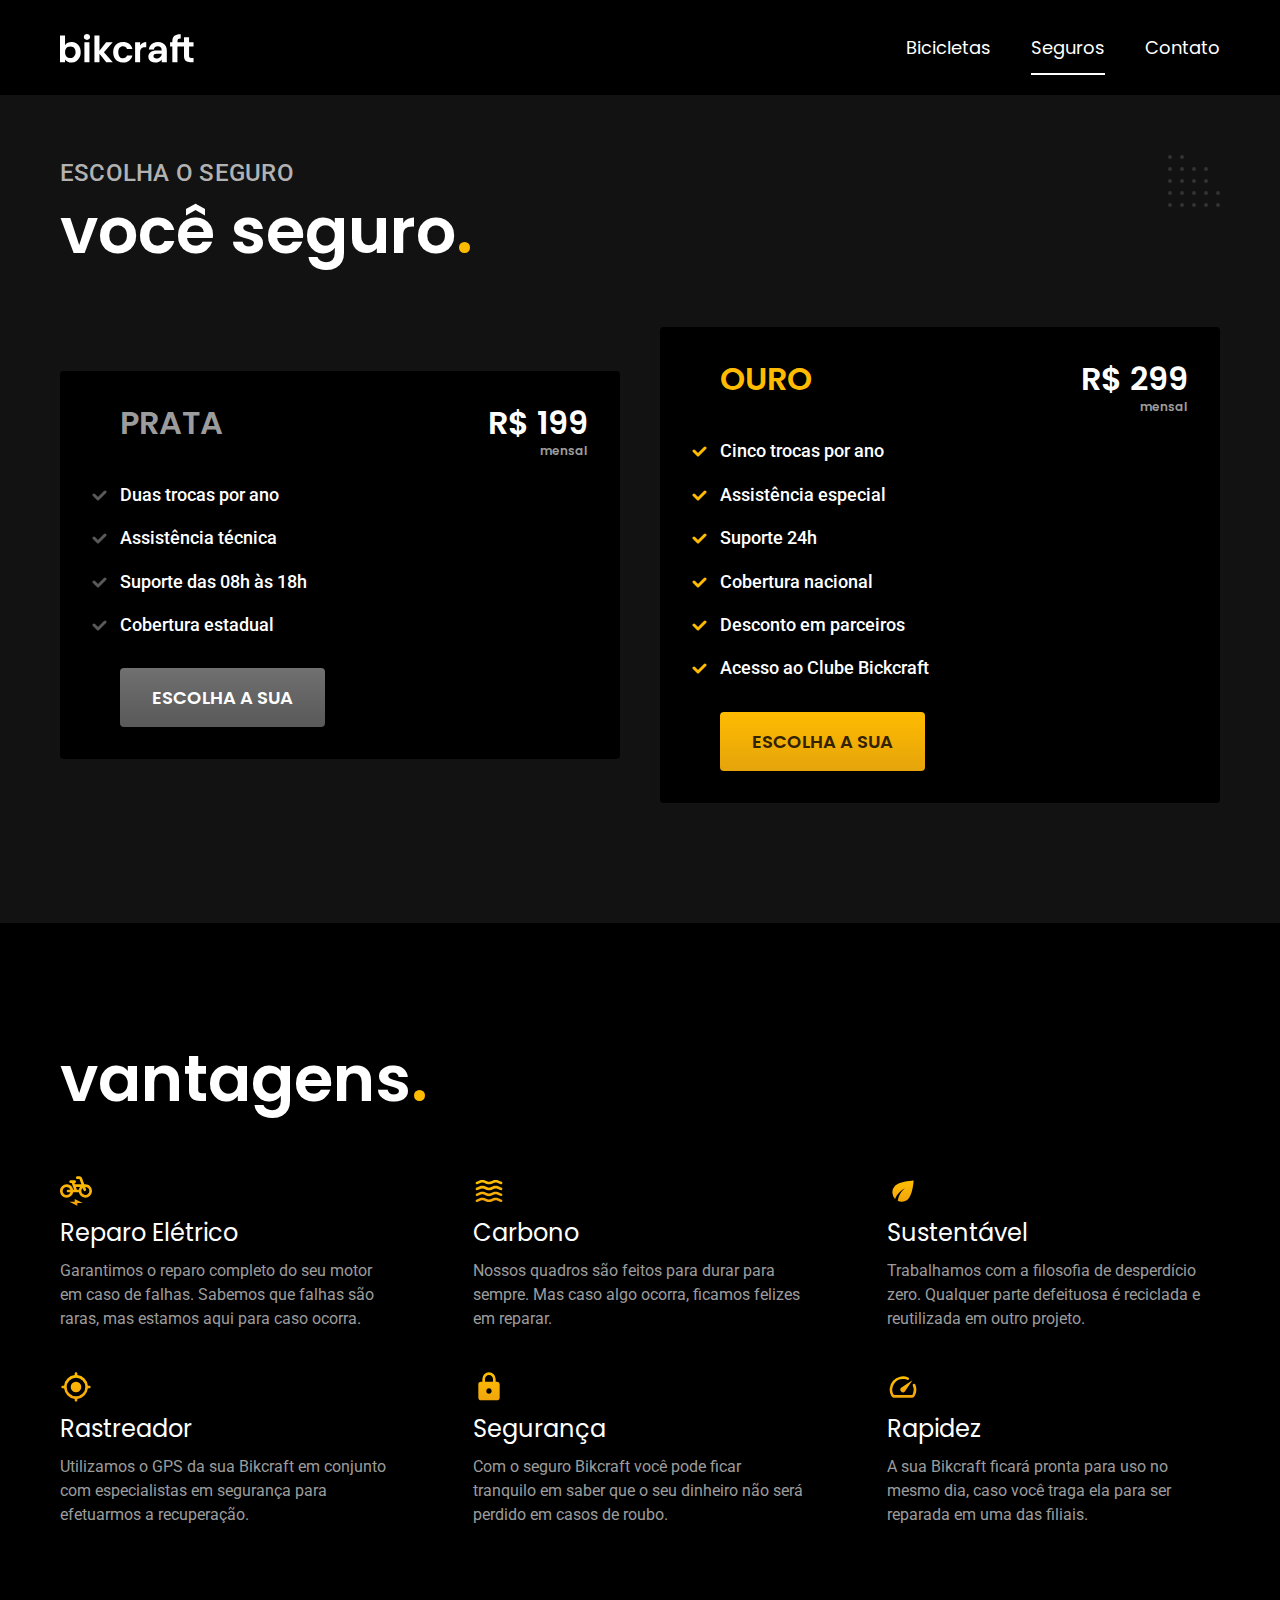
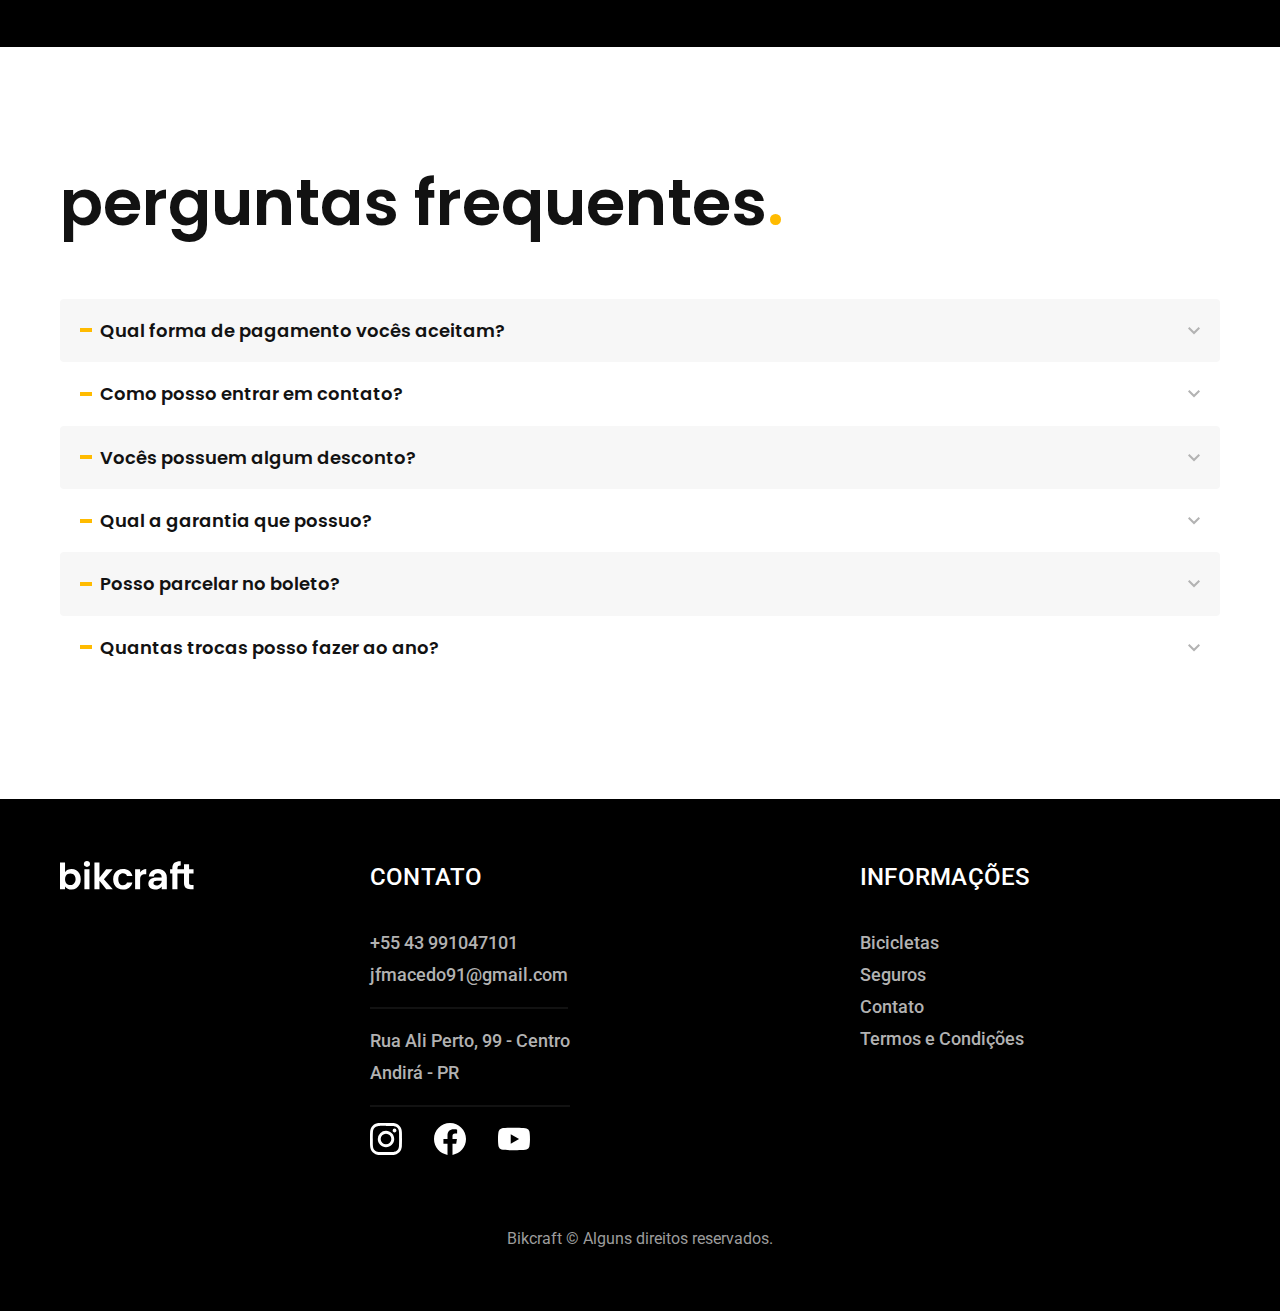
<file: secure.html>
<!DOCTYPE html>
<html lang="pt-BR">
<head>
  <meta charset="UTF-8" />
  <link rel="preconnect" href="https://fonts.googleapis.com" />
  <link rel="preconnect" href="https://fonts.gstatic.com" crossorigin />
  <link href="https://fonts.googleapis.com/css2?family=Merriweather:ital,wght@1,900&family=Poppins:wght@400;600&family=Roboto:wght@400;500&display=swap" rel="stylesheet" />
  <meta name="viewport" content="width=device-width, initial-scale=1.0" />
  <title>Seguros | Bikcraft</title>
  <meta name="description" content="termos e condições de uso Bikcraft." />
  <link rel="preload" href="./css/styles.min.css" as="style">
  <link rel="stylesheet" href="./css/styles.min.css">
  <link rel="icon" href="./img/icones/favicon.png" type="image/png">
  <script>document.documentElement.classList.add("js")</script>
</head>
<body id="secure">
  <header class="header-bg">
    <div class="header container">
      <a href="./">
        <img src="./img/bikcraft.svg" width="136" height="32" alt="Bikcraft">
      </a>
      <nav aria-label="primaria">
        <ul class="header-menu font1-m color-gray00">
          <li><a href="./bicycles.html">Bicicletas</a></li>
          <li><a href="./secure.html">Seguros</a></li>
          <li><a href="./contact.html">Contato</a></li>
        </ul>
      </nav>
    </div>
  </header>
  <main class="secures-bg">
    <div class="title-bg">
      <div class="title container">
        <p class="font2-l-b color-gray05">Escolha o seguro</p>
        <h1 class="font1-xxl color-gray00">você seguro<span class="color-primary01">.</span></h1>
      </div>
    </div>
      <div class="secures container">
        <div class="secure silver fadeInLeft" data-anime="200">
          <h3 class="font1-xl color-gray06">PRATA</h3>
          <span class="font1-xl color-gray00">R$ 199<span class="font1-xs color-gray06">mensal</span></span>
          <ul class="font2-m color-gray00">
            <li>Duas trocas por ano</li>
            <li>Assistência técnica</li>
            <li>Suporte das 08h às 18h</li>
            <li>Cobertura estadual</li>
          </ul>
          <a class="button secondary" href="./budget.html?type=secure&product=silver">Escolha a sua</a>
        </div>
        <div class="secure gold fadeInRight" data-anime="400">
          <h3 class="font1-xl color-primary01">OURO</h3>
          <span class="font1-xl color-gray00">R$ 299<span class="font1-xs color-gray06">mensal</span></span>
          <ul class="font2-m color-gray00">
            <li>Cinco trocas por ano</li>
            <li>Assistência especial</li>
            <li>Suporte 24h</li>
            <li>Cobertura nacional</li>
            <li>Desconto em parceiros</li>
            <li>Acesso ao Clube Bickcraft</li>
          </ul>
          <a class="button primary" href="./budget.html?type=secure&product=gold">Escolha a sua</a>
        </div>
      </div>
  </main>
  <article class="benefits-bg">
    <div class="benefits container">
      <h2 class="font1-xxl color-gray00">vantagens<span class="color-primary01">.</span></h2>
      <ul>
        <li>
          <img src="./img/icones/eletrica.svg" width="32" height="32" alt="">
          <h3 class="font1-l color-gray00">Reparo Elétrico</h3>
          <p class="font2-s color-gray06">Garantimos o reparo completo do seu motor em caso de falhas. Sabemos que falhas são raras, mas estamos aqui para caso ocorra.</p>
        </li>
        <li>
          <img src="./img/icones/carbono.svg" width="32" height="32" alt="">
          <h3 class="font1-l color-gray00">Carbono</h3>
          <p class="font2-s color-gray06">Nossos quadros são feitos para durar para sempre. Mas caso algo ocorra, ficamos felizes em reparar.</p>
        </li>
        <li>
          <img src="./img/icones/sustentavel.svg" width="32" height="32" alt="">
          <h3 class="font1-l color-gray00">Sustentável</h3>
          <p class="font2-s color-gray06">Trabalhamos com a filosofia de desperdício zero. Qualquer parte defeituosa é reciclada e reutilizada em outro projeto.</p>
        </li>
        <li>
          <img src="./img/icones/rastreador.svg" width="32" height="32" alt="">
          <h3 class="font1-l color-gray00">Rastreador</h3>
          <p class="font2-s color-gray06">Utilizamos o GPS da sua Bikcraft em conjunto com especialistas em segurança para efetuarmos a recuperação.</p>
        </li>
        <li>
          <img src="./img/icones/seguro.svg" width="32" height="32" alt="">
          <h3 class="font1-l color-gray00">Segurança</h3>
          <p class="font2-s color-gray06">Com o seguro Bikcraft você pode ficar tranquilo em saber que o seu dinheiro não será perdido em casos de roubo.</p>
        </li>
        <li>
          <img src="./img/icones/velocidade.svg" width="32" height="32" alt="">
          <h3 class="font1-l color-gray00">Rapidez</h3>
          <p class="font2-s color-gray06">A sua Bikcraft ficará pronta para uso no mesmo dia, caso você traga ela para ser reparada em uma das filiais.</p>
        </li>
      </ul>
    </div>
  </article>
  <article class="faq container">
    <h2 class="font1-xxl color-gray11">perguntas frequentes<span class="color-primary01">.</span></h2>
    <details>
      <summary class="font1-m-b color-gray11">Qual forma de pagamento vocês aceitam?</summary>
      <p class="font2-s color-gray09">Aceitamos pagamentos parcelados em todos os cartões de crédito. Para pagamentos à vista também aceitarmos PIX e Boleto através do PagSeguro.</p>
    </details>
    <details>
      <summary class="font1-m-b color-gray11">Como posso entrar em contato?</summary>
      <p class="font2-s color-gray09">Aceitamos pagamentos parcelados em todos os cartões de crédito. Para pagamentos à vista também aceitarmos PIX e Boleto através do PagSeguro.</p>
    </details>
    <details>
      <summary class="font1-m-b color-gray11">Vocês possuem algum desconto?</summary>
      <p class="font2-s color-gray09">Aceitamos pagamentos parcelados em todos os cartões de crédito. Para pagamentos à vista também aceitarmos PIX e Boleto através do PagSeguro.</p>
    </details>
    <details>
      <summary class="font1-m-b color-gray11">Qual a garantia que possuo?</summary>
      <p class="font2-s color-gray09">Aceitamos pagamentos parcelados em todos os cartões de crédito. Para pagamentos à vista também aceitarmos PIX e Boleto através do PagSeguro.</p>
    </details>
    <details>
      <summary class="font1-m-b color-gray11">Posso parcelar no boleto?</summary>
      <p class="font2-s color-gray09">Aceitamos pagamentos parcelados em todos os cartões de crédito. Para pagamentos à vista também aceitarmos PIX e Boleto através do PagSeguro.</p>
    </details>
    <details>
      <summary class="font1-m-b color-gray11">Quantas trocas posso fazer ao ano?</summary>
      <p class="font2-s color-gray09">Aceitamos pagamentos parcelados em todos os cartões de crédito. Para pagamentos à vista também aceitarmos PIX e Boleto através do PagSeguro.</p>
    </details>
  </article>
  <footer class="footer-bg">
    <div class="footer container">
      <img src="./img/bikcraft.svg" width="136" height="32" alt="Bikcraft">
      <div class="footer-contact">
        <h3 class="font2-l-b color-gray00">Contato</h3>
        <ul class="font2-m color-gray05">
          <li><a href="tel:+5543991047101">+55 43 991047101</a></li>
          <li><a href="mailto:jfmacedo91@gmail.com">jfmacedo91@gmail.com</a></li>
        </ul>
        <address class="font2-m color-gray05">
          Rua Ali Perto, 99 - Centro <br />
          Andirá - PR
        </address>
        <div class="footer-social">
          <a href="https://www.instagram.com/">
            <img src="./img/redes/instagram.svg" width="32" height="32" alt="Icone Instagram">
          </a>
          <a href="https://www.facebook.com/">
            <img src="./img/redes/facebook.svg" width="32" height="32" alt="Icone Facebook">
          </a>
          <a href="https://www.youtube.com/">
            <img src="./img/redes/youtube.svg" width="32" height="32" alt="Icone Youtube">
          </a>
        </div>
      </div>
      <div class="footer-information">
        <h3 class="font2-l-b color-gray00">Informações</h3>
        <nav>
          <ul class="font2-m color-gray05">
            <li><a href="./bicycles.html">Bicicletas</a></li>
            <li><a href="./secure.html">Seguros</a></li>
            <li><a href="./contact.html">Contato</a></li>
            <li><a href="./terms.html">Termos e Condições</a></li>
          </ul>
        </nav>
      </div>
      <p class="footer-copy font2-s color-gray06">Bikcraft &copy; Alguns direitos reservados.</p>
    </div>
  </footer>
  <script src="./js/plugins/simple-anime.js"></script>
  <script src="./js/script.js"></script>
</body>
</html>
</file>
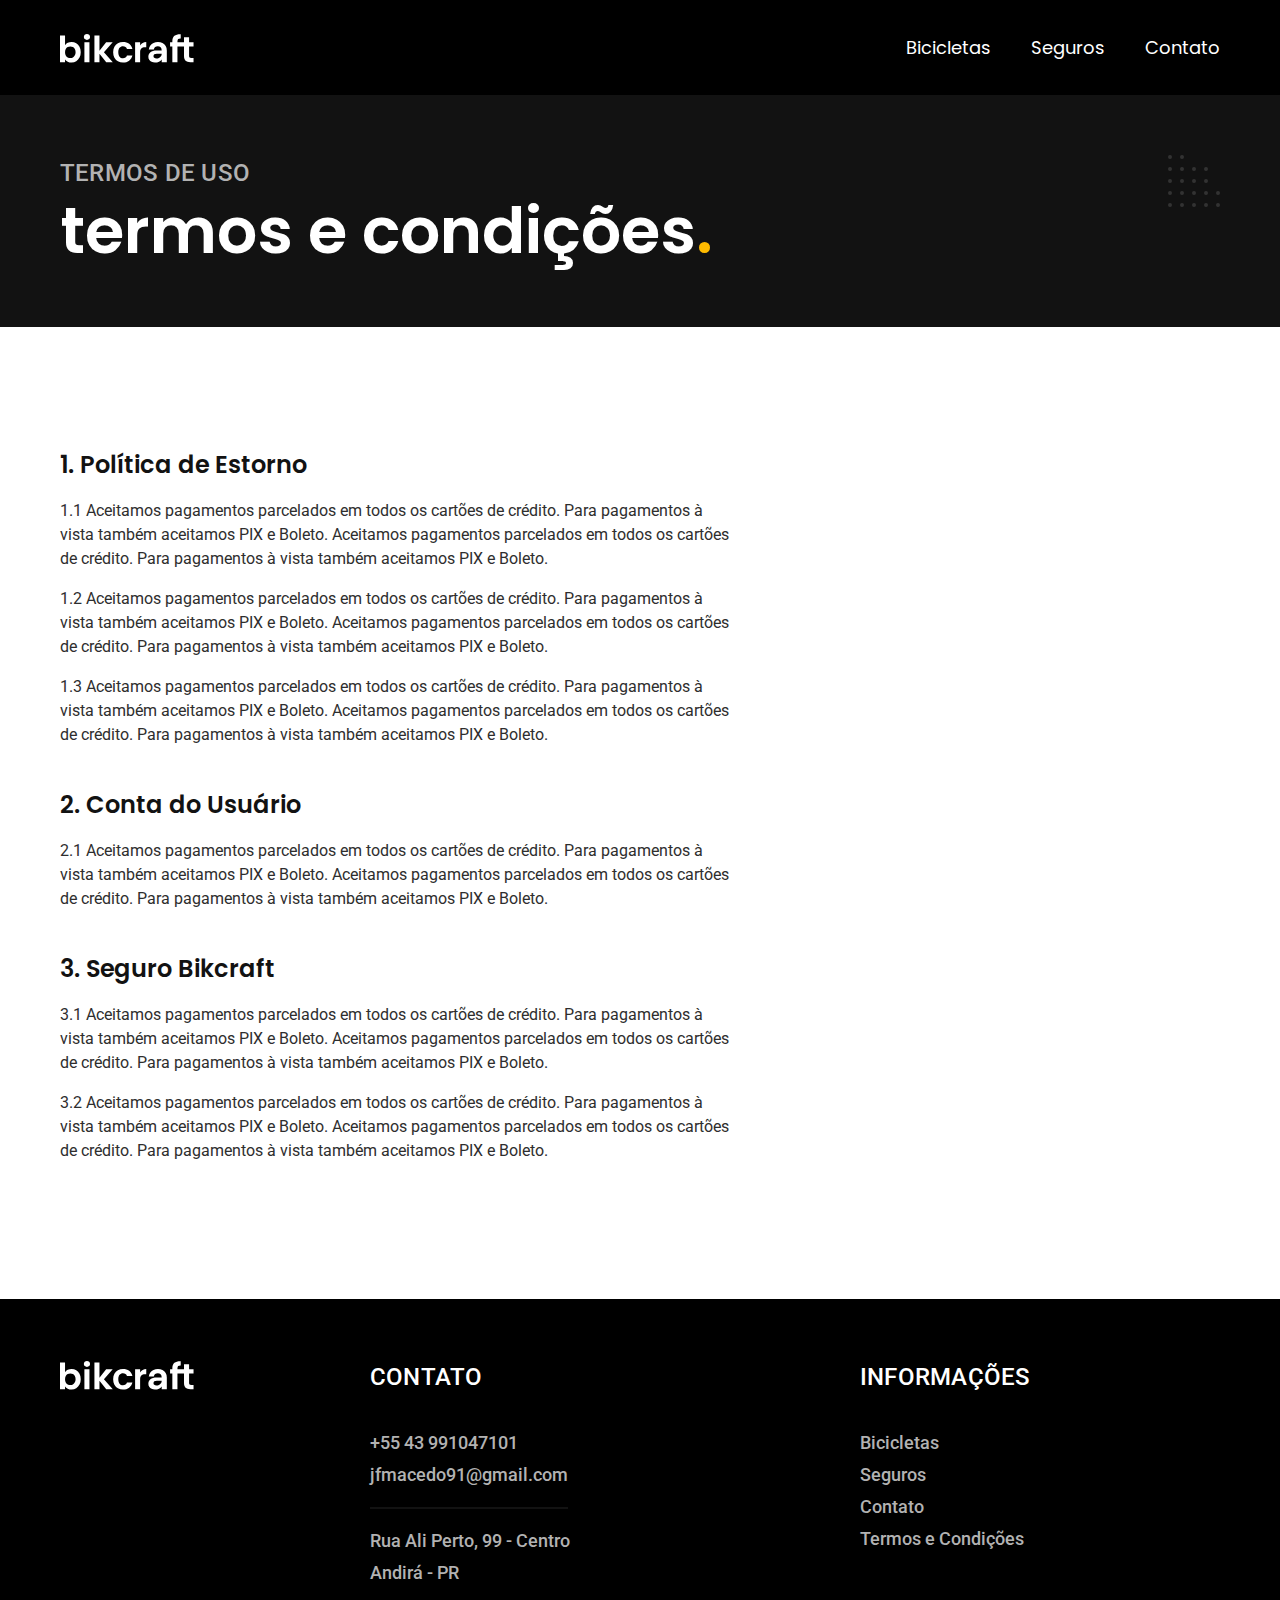
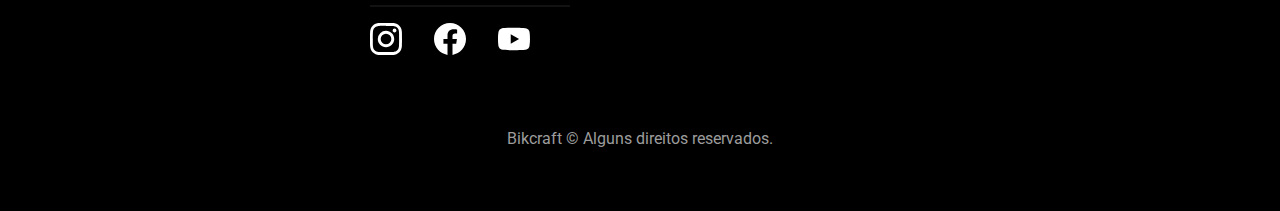
<file: terms.html>
<!DOCTYPE html>
<html lang="pt-BR">
<head>
  <meta charset="UTF-8" />
  <link rel="preconnect" href="https://fonts.googleapis.com" />
  <link rel="preconnect" href="https://fonts.gstatic.com" crossorigin />
  <link href="https://fonts.googleapis.com/css2?family=Merriweather:ital,wght@1,900&family=Poppins:wght@400;600&family=Roboto:wght@400;500&display=swap" rel="stylesheet" />
  <meta name="viewport" content="width=device-width, initial-scale=1.0" />
  <title>Termos e Condições | Bikcraft</title>
  <meta name="description" content="termos e condições de uso Bikcraft." />
  <link rel="preload" href="./css/styles.min.css" as="style">
  <link rel="stylesheet" href="./css/styles.min.css">
  <link rel="icon" href="./img/icones/favicon.png" type="image/png">
  <script>document.documentElement.classList.add("js")</script>
</head>
<body id="terms">
  <header class="header-bg">
    <div class="header container">
      <a href="./">
        <img src="./img/bikcraft.svg" width="136" height="32" alt="Bikcraft">
      </a>
      <nav aria-label="primaria">
        <ul class="header-menu font1-m color-gray00">
          <li><a href="./bicycles.html">Bicicletas</a></li>
          <li><a href="./secure.html">Seguros</a></li>
          <li><a href="./contact.html">Contato</a></li>
        </ul>
      </nav>
    </div>
  </header>
  <main>
    <div class="title-bg">
      <div class="title container">
        <p class="font2-l-b color-gray05">TERMOS DE USO</p>
        <h1 class="font1-xxl color-gray00">termos e condições<span class="color-primary01">.</span></h1>
      </div>
    </div>
    <div class="terms container font2-s color-gray10">
      <h2 class="font1-l color-gray11">1. Política de Estorno</h2>
      <p>1.1 Aceitamos pagamentos parcelados em todos os cartões de crédito. Para pagamentos à vista também aceitamos PIX e Boleto. Aceitamos pagamentos parcelados em todos os cartões de crédito. Para pagamentos à vista também aceitamos PIX e Boleto.</p>
      <p>1.2 Aceitamos pagamentos parcelados em todos os cartões de crédito. Para pagamentos à vista também aceitamos PIX e Boleto. Aceitamos pagamentos parcelados em todos os cartões de crédito. Para pagamentos à vista também aceitamos PIX e Boleto.</p>
      <p>1.3 Aceitamos pagamentos parcelados em todos os cartões de crédito. Para pagamentos à vista também aceitamos PIX e Boleto. Aceitamos pagamentos parcelados em todos os cartões de crédito. Para pagamentos à vista também aceitamos PIX e Boleto.</p>
      <h2 class="font1-l color-gray11">2. Conta do Usuário</h2>
      <p>2.1 Aceitamos pagamentos parcelados em todos os cartões de crédito. Para pagamentos à vista também aceitamos PIX e Boleto. Aceitamos pagamentos parcelados em todos os cartões de crédito. Para pagamentos à vista também aceitamos PIX e Boleto.</p>
      <h2 class="font1-l color-gray11">3. Seguro Bikcraft</h2>
      <p>3.1 Aceitamos pagamentos parcelados em todos os cartões de crédito. Para pagamentos à vista também aceitamos PIX e Boleto. Aceitamos pagamentos parcelados em todos os cartões de crédito. Para pagamentos à vista também aceitamos PIX e Boleto.</p>
      <p>3.2 Aceitamos pagamentos parcelados em todos os cartões de crédito. Para pagamentos à vista também aceitamos PIX e Boleto. Aceitamos pagamentos parcelados em todos os cartões de crédito. Para pagamentos à vista também aceitamos PIX e Boleto.</p>
    </div>
  </main>
  <footer class="footer-bg">
    <div class="footer container">
      <img src="./img/bikcraft.svg" width="136" height="32" alt="Bikcraft">
      <div class="footer-contact">
        <h3 class="font2-l-b color-gray00">Contato</h3>
        <ul class="font2-m color-gray05">
          <li><a href="tel:+5543991047101">+55 43 991047101</a></li>
          <li><a href="mailto:jfmacedo91@gmail.com">jfmacedo91@gmail.com</a></li>
        </ul>
        <address class="font2-m color-gray05">
          Rua Ali Perto, 99 - Centro <br />
          Andirá - PR
        </address>
        <div class="footer-social">
          <a href="https://www.instagram.com/">
            <img src="./img/redes/instagram.svg" width="32" height="32" alt="Icone Instagram">
          </a>
          <a href="https://www.facebook.com/">
            <img src="./img/redes/facebook.svg" width="32" height="32" alt="Icone Facebook">
          </a>
          <a href="https://www.youtube.com/">
            <img src="./img/redes/youtube.svg" width="32" height="32" alt="Icone Youtube">
          </a>
        </div>
      </div>
      <div class="footer-information">
        <h3 class="font2-l-b color-gray00">Informações</h3>
        <nav>
          <ul class="font2-m color-gray05">
            <li><a href="./bicycles.html">Bicicletas</a></li>
            <li><a href="./secure.html">Seguros</a></li>
            <li><a href="./contact.html">Contato</a></li>
            <li><a href="./terms.html">Termos e Condições</a></li>
          </ul>
        </nav>
      </div>
      <p class="footer-copy font2-s color-gray06">Bikcraft &copy; Alguns direitos reservados.</p>
    </div>
  </footer>
  <script src="./js/script.js"></script>
</body>
</html>
</file>
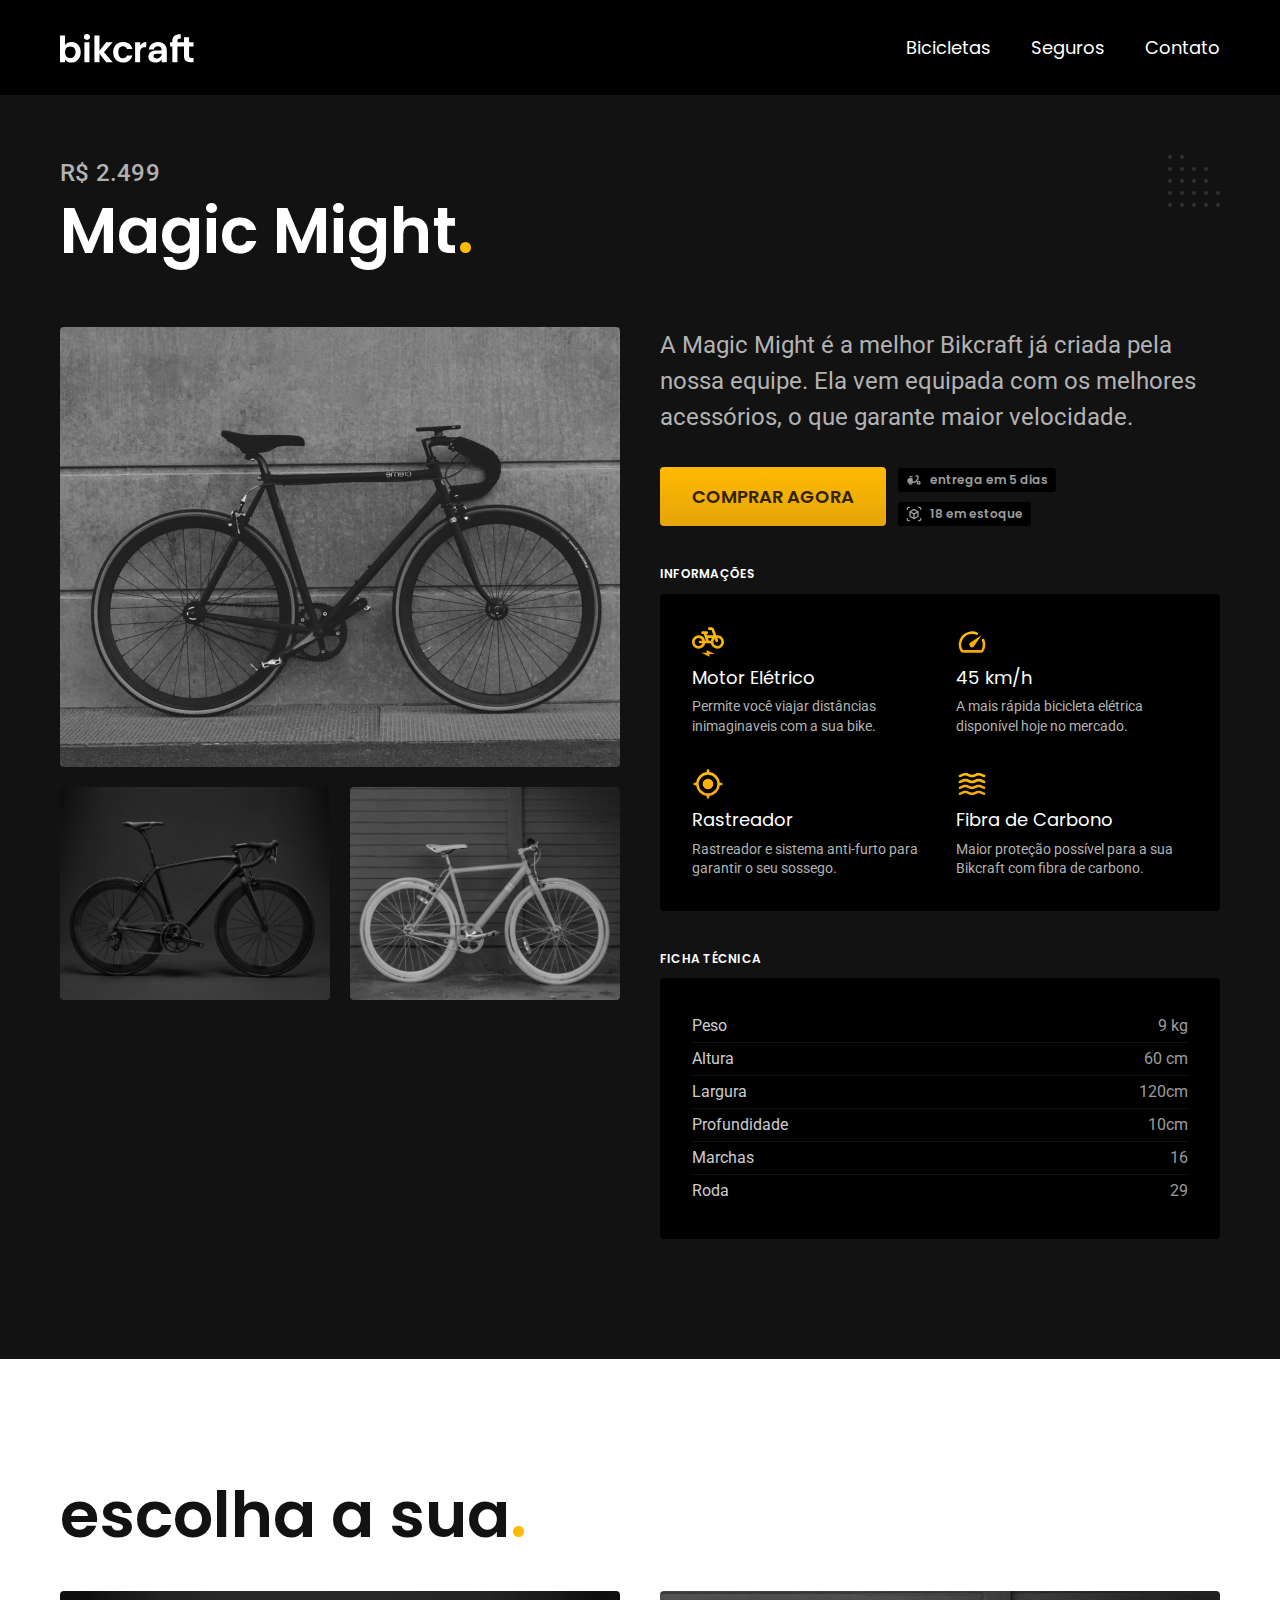
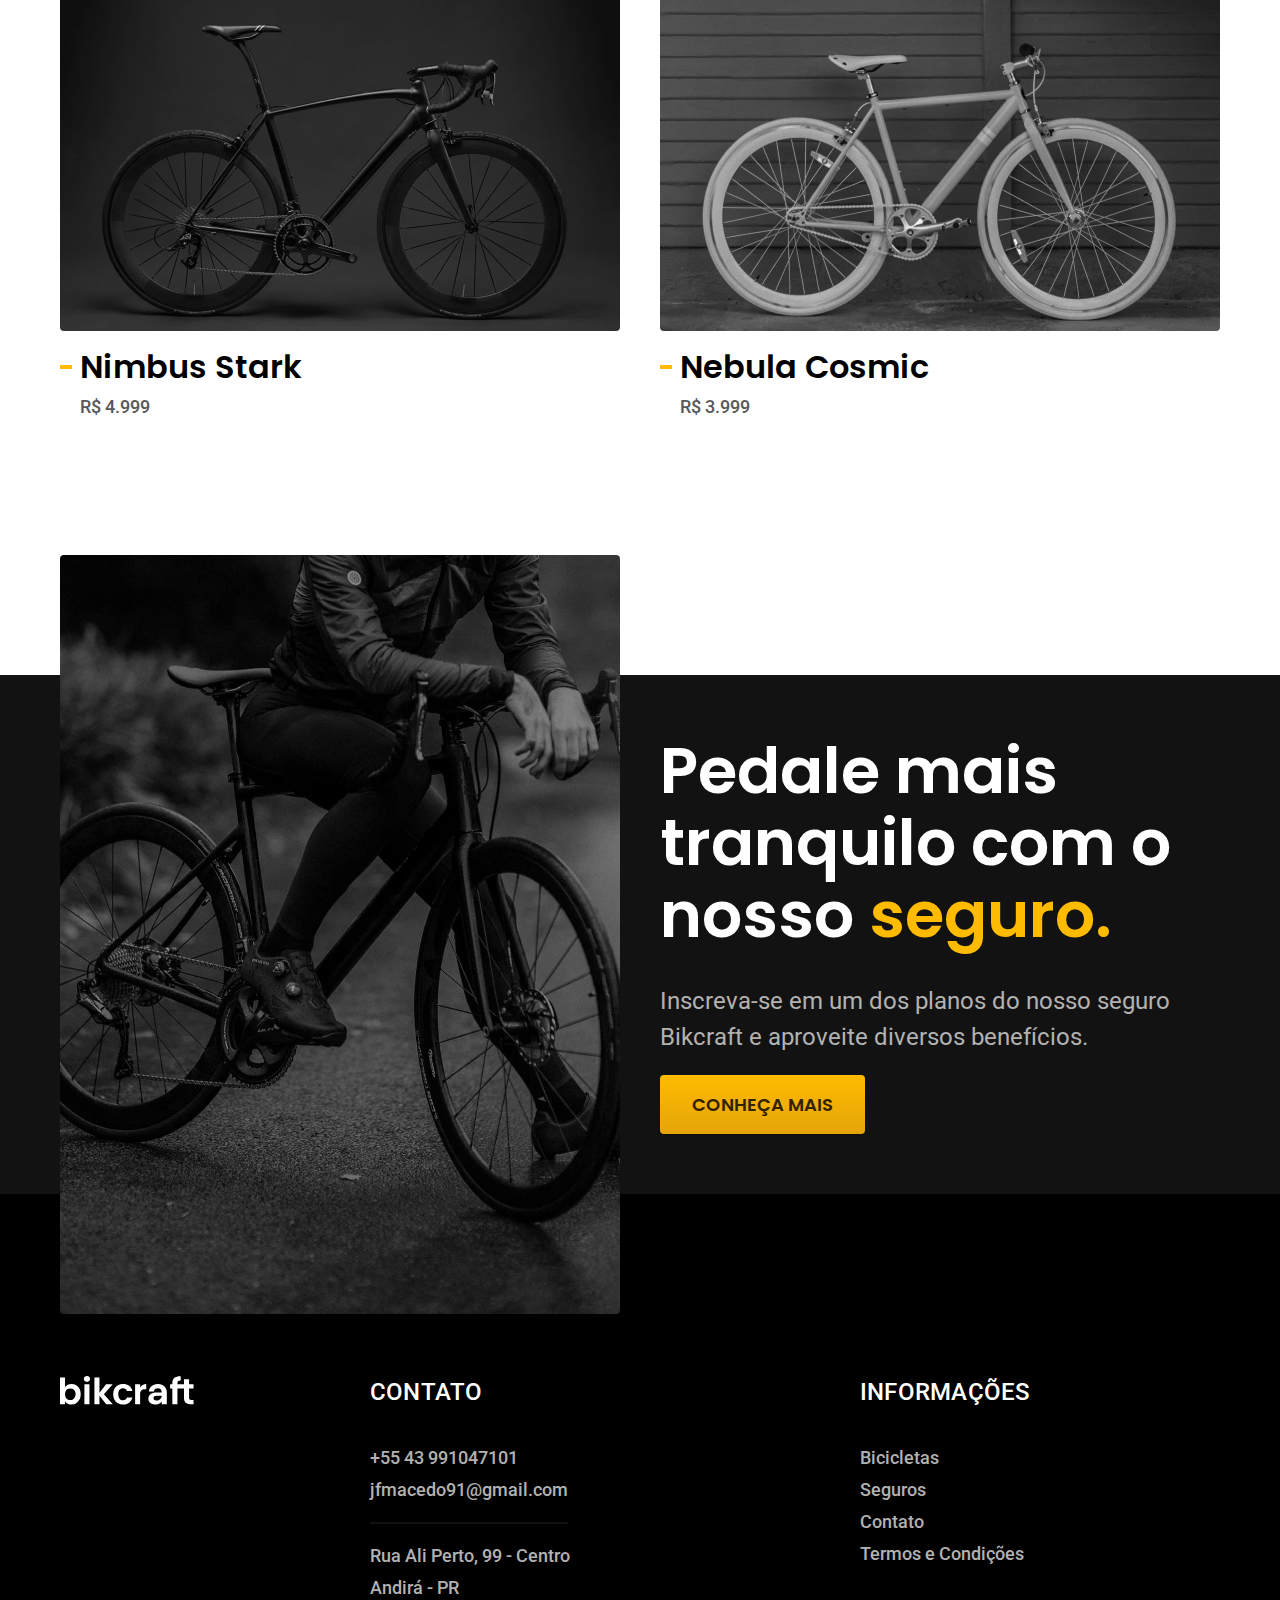
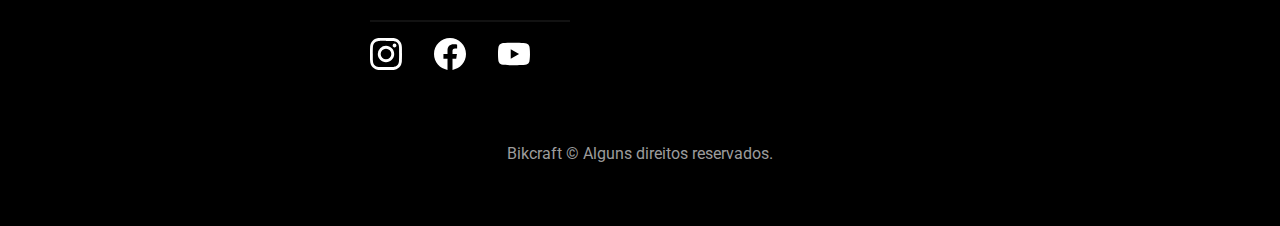
<file: bicycles/magic-might.html>
<!DOCTYPE html>
<html lang="pt-BR">
<head>
  <meta charset="UTF-8" />
  <link rel="preconnect" href="https://fonts.googleapis.com" />
  <link rel="preconnect" href="https://fonts.gstatic.com" crossorigin />
  <link href="https://fonts.googleapis.com/css2?family=Merriweather:ital,wght@1,900&family=Poppins:wght@400;600&family=Roboto:wght@400;500&display=swap" rel="stylesheet" />
  <meta name="viewport" content="width=device-width, initial-scale=1.0" />
  <title>Magic Might | Bikcraft</title>
  <meta name="description" content="A Magic Might é a melhor Bikcraft já criada pela nossa equipe. Ela vem equipada com os melhores acessórios, o que garante maior velocidade." />
  <link rel="preload" href="../css/styles.min.css" as="style">
  <link rel="stylesheet" href="../css/styles.min.css">
  <link rel="icon" href="../img/icones/favicon.png" type="image/png">
  <script>document.documentElement.classList.add("js")</script>
</head>
<body id="magic-might">
  <header class="header-bg">
    <div class="header container">
      <a href="../">
        <img src="../img/bikcraft.svg" alt="Bikcraft">
      </a>
      <nav aria-label="primaria">
        <ul class="header-menu font1-m color-gray00">
          <li><a href="../bicycles.html">Bicicletas</a></li>
          <li><a href="../secure.html">Seguros</a></li>
          <li><a href="../contact.html">Contato</a></li>
        </ul>
      </nav>
    </div>
  </header>
  <main class="title-bg">
    <div class="title container">
      <p class="font2-l-b color-gray05">R$ 2.499</p>
      <h1 class="font1-xxl color-gray00">Magic Might<span class="color-primary01">.</span></h1>
    </div>
    <div class="bicycle container">
      <div class="bicycle-img">
        <img src="../img/bicicleta/nimbus2.jpg" alt="Bicicleta preta">
        <img src="../img/bicicleta/nimbus1.jpg" alt="Bicicleta preta">
        <img src="../img/bicicleta/nimbus3.jpg" alt="Bicicleta branca">
      </div>
      <div class="bicycle-content">
        <p class="font2-l color-gray05">A Magic Might é a melhor Bikcraft já criada pela nossa equipe. Ela vem equipada com os melhores acessórios, o que garante maior velocidade.</p>
        <div class="bicycle-buy">
          <a href="../budget.html?type=bikcraft&product=magic" class="button primary">comprar agora</a>
          <span class="font1-xs color-gray06"><img src="../img/icones/entrega.svg" alt=""> entrega em 5 dias</span>
          <span class="font1-xs color-gray06"><img src="../img/icones/estoque.svg" alt=""> 18 em estoque</span>
        </div>
        <h2 class="font1-xs color-gray00">Informações</h2>
        <ul class="bicycle-information">
          <li>
            <img src="../img/icones/eletrica.svg" alt="">
            <h3 class="font1-m color-gray00">Motor Elétrico</h3>
            <p class="font2-xs color-gray05">Permite você viajar distâncias inimaginaveis com a sua bike.</p>
          </li>
          <li>
            <img src="../img/icones/velocidade.svg" alt="">
            <h3 class="font1-m color-gray00">45 km/h</h3>
            <p class="font2-xs color-gray05">A mais rápida bicicleta elétrica disponível hoje no mercado.</p>
          </li>
          <li>
            <img src="../img/icones/rastreador.svg" alt="">
            <h3 class="font1-m color-gray00">Rastreador</h3>
            <p class="font2-xs color-gray05">Rastreador e sistema anti-furto para garantir o seu sossego.</p>
          </li>
          <li>
            <img src="../img/icones/carbono.svg" alt="">
            <h3 class="font1-m color-gray00">Fibra de Carbono</h3>
            <p class="font2-xs color-gray05">Maior proteção possível para a sua Bikcraft com fibra de carbono.</p>
          </li>
        </ul>
        <h2 class="font1-xs color-gray00">Ficha técnica</h2>
        <ul class="bicycle-datasheet font2-s color-gray04">
          <li>Peso <span class="color-gray06">9 kg</span></li>
          <li>Altura <span class="color-gray06">60 cm</span></li>
          <li>Largura <span class="color-gray06">120cm</span></li>
          <li>Profundidade <span class="color-gray06">10cm</span></li>
          <li>Marchas <span class="color-gray06">16</span></li>
          <li>Roda <span class="color-gray06">29</span></li>
        </ul> 
      </div>
    </div>
  </main>
  <article class="bicycles-list container">
    <h2 class="font1-xxl color-gray11">escolha a sua<span class="color-primary01">.</span></h2>
    <ul>
      <li>
        <a href="./nimbus-stark.html">
          <img src="../img/bicicletas/nimbus.jpg" alt="Bicicleta Preta">
          <h3 class="font1-xl color-gray12">Nimbus Stark</h3>
          <span class="font2-m color-gray08">R$ 4.999</span>
        </a>
      </li>
      <li>
        <a href="./nebula-cosmic.html">
          <img src="../img/bicicletas/nebula.jpg" alt="Bicicleta Branca">
          <h3 class="font1-xl color-gray12">Nebula Cosmic</h3>
          <span class="font2-m color-gray08">R$ 3.999</span>
        </a>
      </li>
    </ul>
  </article>
  <article class="bicycle-secure-bg">
    <div class="bicycle-secure container">
      <div class="bicycle-secure-img">
        <img src="../img/fotos/seguros.jpg" alt="Pessoa parada em cima de uma Bikcraft">
      </div>
      <div class="bicycle-secure-content">
        <h2 class="font1-xxl color-gray00">Pedale mais tranquilo com o nosso <span class="color-primary01">seguro.</span></h2>
        <p class="font2-l color-gray05">Inscreva-se em um dos planos do nosso seguro Bikcraft e aproveite diversos benefícios.</p>
        <a href="../secure.html" class="button primary">conheça mais</a>
      </div>
    </div>
  </article>
  <footer class="footer-bg">
    <div class="footer container">
      <img src="../img/bikcraft.svg" alt="Bikcraft">
      <div class="footer-contact">
        <h3 class="font2-l-b color-gray00">Contato</h3>
        <ul class="font2-m color-gray05">
          <li><a href="tel:+5543991047101">+55 43 991047101</a></li>
          <li><a href="mailto:jfmacedo91@gmail.com">jfmacedo91@gmail.com</a></li>
        </ul>
        <address class="font2-m color-gray05">
          Rua Ali Perto, 99 - Centro <br />
          Andirá - PR
        </address>
        <div class="footer-social">
          <a href="https://www.instagram.com/">
            <img src="../img/redes/instagram.svg" alt="Icone Instagram">
          </a>
          <a href="https://www.facebook.com/">
            <img src="../img/redes/facebook.svg" alt="Icone Facebook">
          </a>
          <a href="https://www.youtube.com/">
            <img src="../img/redes/youtube.svg" alt="Icone Youtube">
          </a>
        </div>
      </div>
      <div class="footer-information">
        <h3 class="font2-l-b color-gray00">Informações</h3>
        <nav>
          <ul class="font2-m color-gray05">
            <li><a href="../bicycles.html">Bicicletas</a></li>
            <li><a href="../secure.html">Seguros</a></li>
            <li><a href="../contact.html">Contato</a></li>
            <li><a href="../terms.html">Termos e Condições</a></li>
          </ul>
        </nav>
      </div>
      <p class="footer-copy font2-s color-gray06">Bikcraft &copy; Alguns direitos reservados.</p>
    </div>
  </footer>
  <script src="../js/script.js"></script>
</body>
</html>
</file>
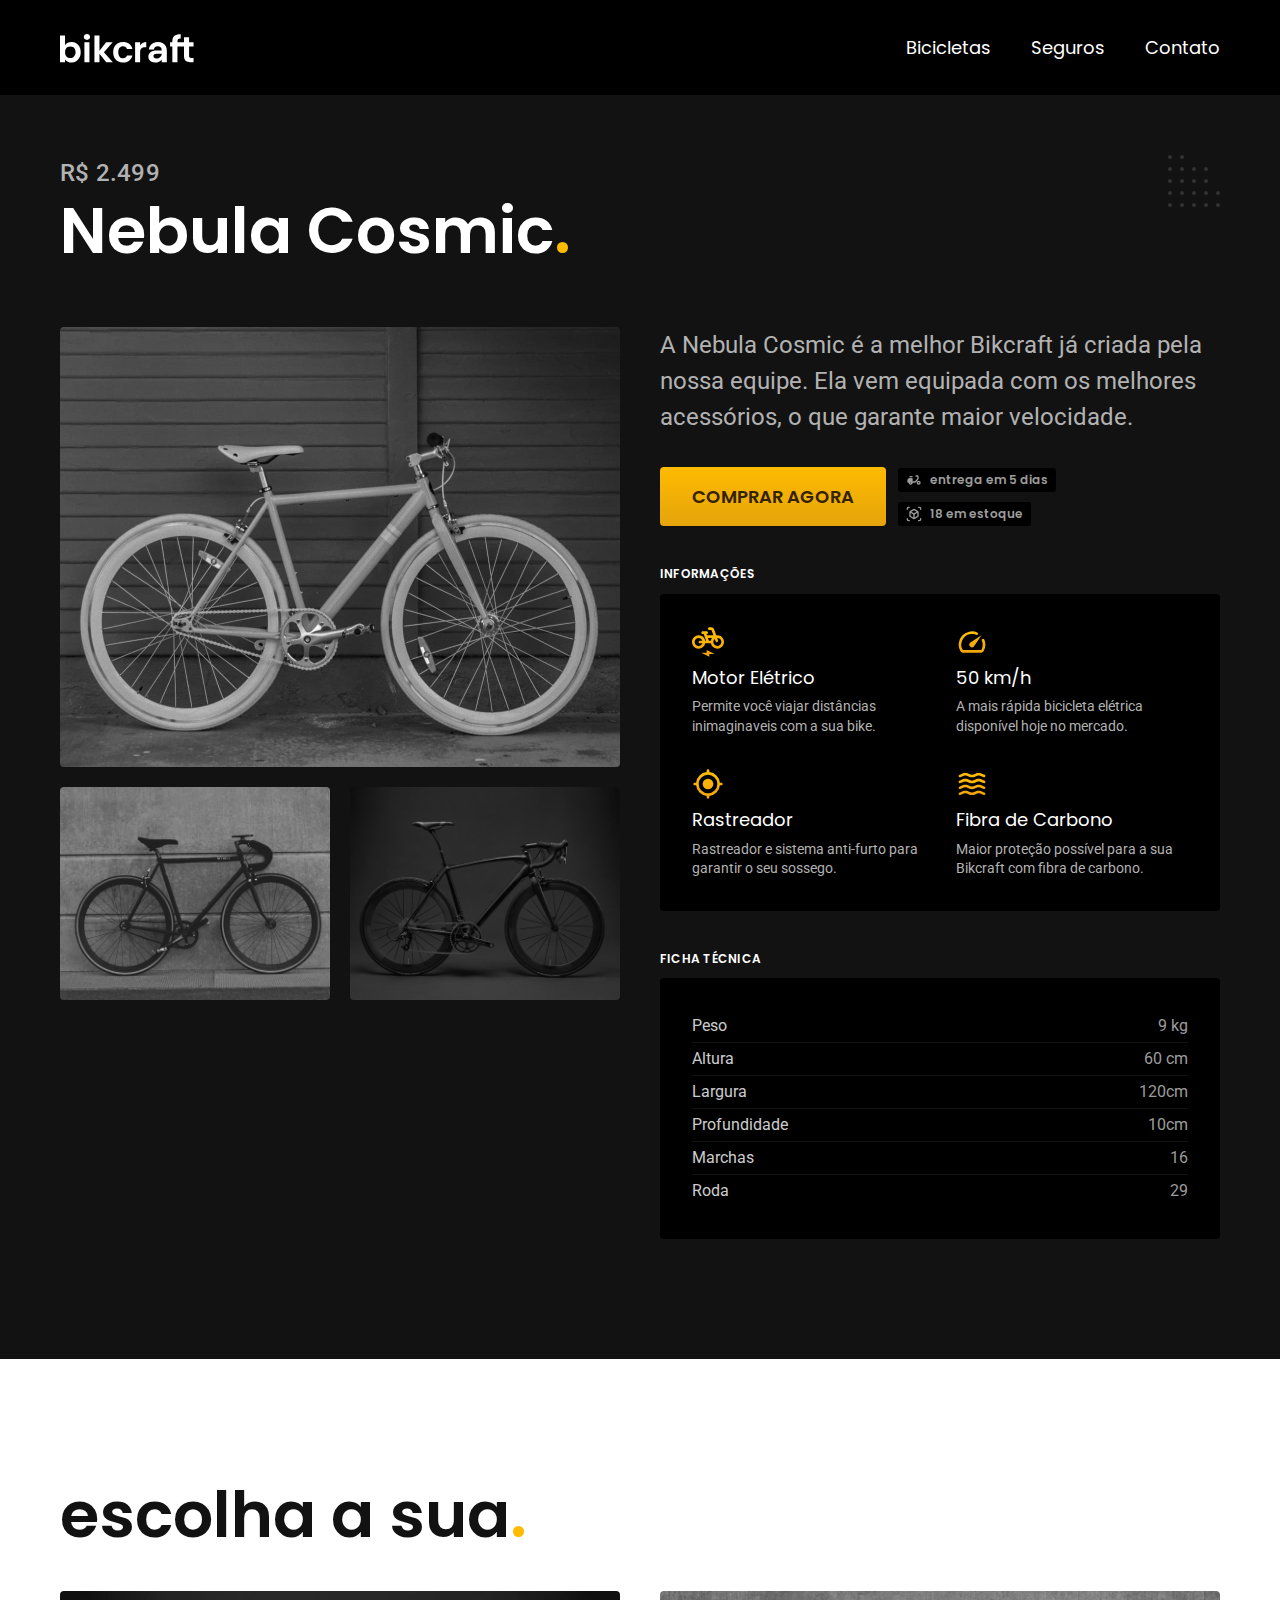
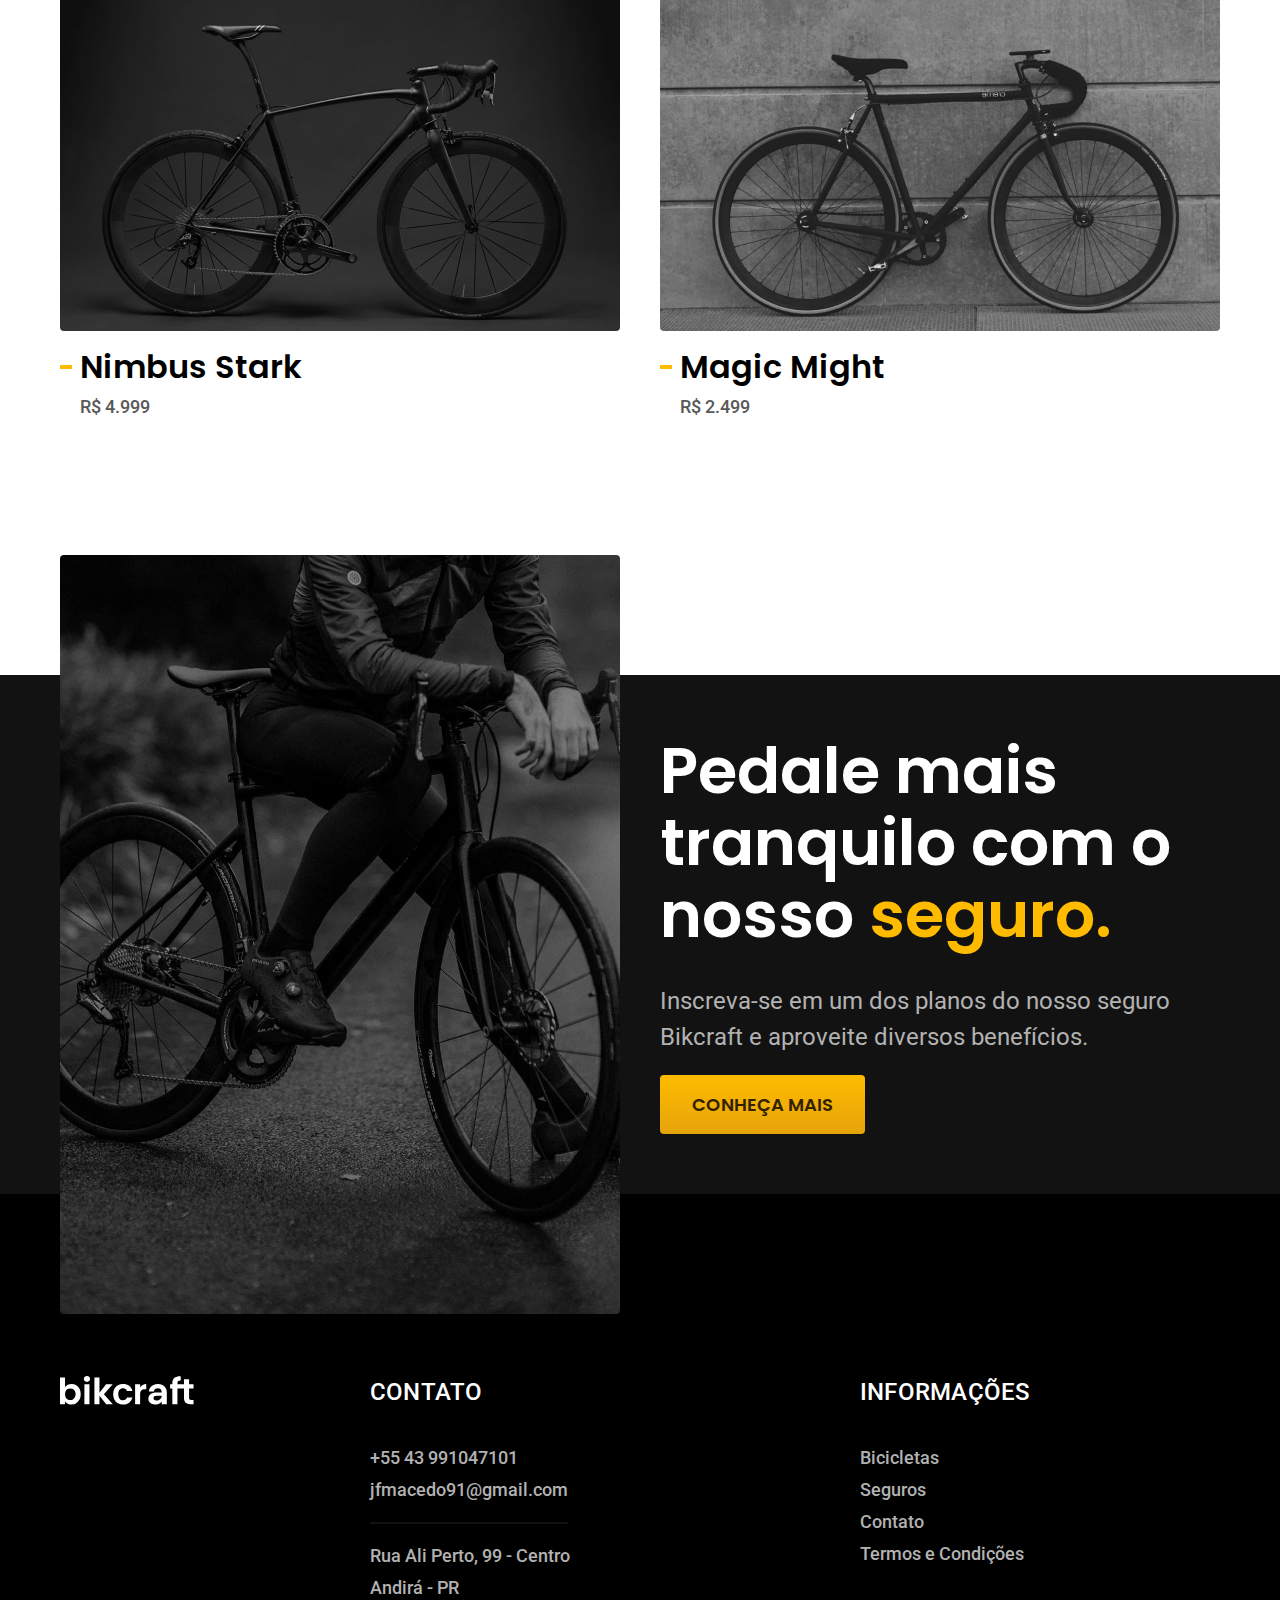
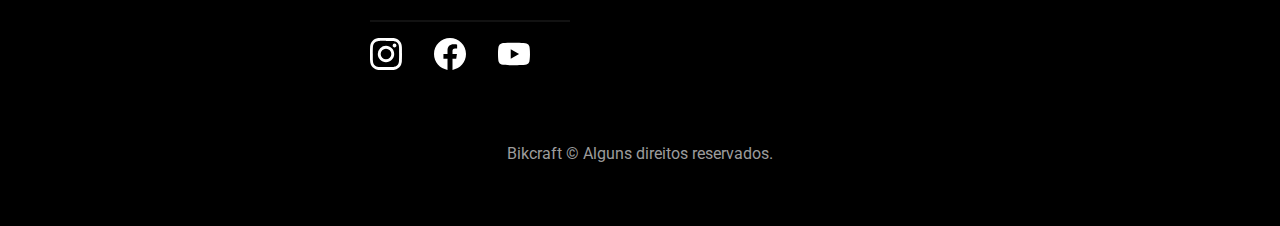
<file: bicycles/nebula-cosmic.html>
<!DOCTYPE html>
<html lang="pt-BR">
<head>
  <meta charset="UTF-8" />
  <link rel="preconnect" href="https://fonts.googleapis.com" />
  <link rel="preconnect" href="https://fonts.gstatic.com" crossorigin />
  <link href="https://fonts.googleapis.com/css2?family=Merriweather:ital,wght@1,900&family=Poppins:wght@400;600&family=Roboto:wght@400;500&display=swap" rel="stylesheet" />
  <meta name="viewport" content="width=device-width, initial-scale=1.0" />
  <title>Nebula Cosmic | Bikcraft</title>
  <meta name="description" content="A Nebula Cosmic é a melhor Bikcraft já criada pela nossa equipe. Ela vem equipada com os melhores acessórios, o que garante maior velocidade." />
  <link rel="preload" href="../css/styles.min.css" as="style">
  <link rel="stylesheet" href="../css/styles.min.css">
  <link rel="icon" href="../img/icones/favicon.png" type="image/png">
  <script>document.documentElement.classList.add("js")</script>
</head>
<body id="magic-might">
  <header class="header-bg">
    <div class="header container">
      <a href="../">
        <img src="../img/bikcraft.svg" alt="Bikcraft">
      </a>
      <nav aria-label="primaria">
        <ul class="header-menu font1-m color-gray00">
          <li><a href="../bicycles.html">Bicicletas</a></li>
          <li><a href="../secure.html">Seguros</a></li>
          <li><a href="../contact.html">Contato</a></li>
        </ul>
      </nav>
    </div>
  </header>
  <main class="title-bg">
    <div class="title container">
      <p class="font2-l-b color-gray05">R$ 2.499</p>
      <h1 class="font1-xxl color-gray00">Nebula Cosmic<span class="color-primary01">.</span></h1>
    </div>
    <div class="bicycle container">
      <div class="bicycle-img">
        <img src="../img/bicicleta/nimbus3.jpg" alt="Bicicleta branca">
        <img src="../img/bicicleta/nimbus2.jpg" alt="Bicicleta preta">
        <img src="../img/bicicleta/nimbus1.jpg" alt="Bicicleta preta">
      </div>
      <div class="bicycle-content">
        <p class="font2-l color-gray05">A Nebula Cosmic é a melhor Bikcraft já criada pela nossa equipe. Ela vem equipada com os melhores acessórios, o que garante maior velocidade.</p>
        <div class="bicycle-buy">
          <a href="../budget.html?type=bikcraft&product=nebula" class="button primary">comprar agora</a>
          <span class="font1-xs color-gray06"><img src="../img/icones/entrega.svg" alt=""> entrega em 5 dias</span>
          <span class="font1-xs color-gray06"><img src="../img/icones/estoque.svg" alt=""> 18 em estoque</span>
        </div>
        <h2 class="font1-xs color-gray00">Informações</h2>
        <ul class="bicycle-information">
          <li>
            <img src="../img/icones/eletrica.svg" alt="">
            <h3 class="font1-m color-gray00">Motor Elétrico</h3>
            <p class="font2-xs color-gray05">Permite você viajar distâncias inimaginaveis com a sua bike.</p>
          </li>
          <li>
            <img src="../img/icones/velocidade.svg" alt="">
            <h3 class="font1-m color-gray00">50 km/h</h3>
            <p class="font2-xs color-gray05">A mais rápida bicicleta elétrica disponível hoje no mercado.</p>
          </li>
          <li>
            <img src="../img/icones/rastreador.svg" alt="">
            <h3 class="font1-m color-gray00">Rastreador</h3>
            <p class="font2-xs color-gray05">Rastreador e sistema anti-furto para garantir o seu sossego.</p>
          </li>
          <li>
            <img src="../img/icones/carbono.svg" alt="">
            <h3 class="font1-m color-gray00">Fibra de Carbono</h3>
            <p class="font2-xs color-gray05">Maior proteção possível para a sua Bikcraft com fibra de carbono.</p>
          </li>
        </ul>
        <h2 class="font1-xs color-gray00">Ficha técnica</h2>
        <ul class="bicycle-datasheet font2-s color-gray04">
          <li>Peso <span class="color-gray06">9 kg</span></li>
          <li>Altura <span class="color-gray06">60 cm</span></li>
          <li>Largura <span class="color-gray06">120cm</span></li>
          <li>Profundidade <span class="color-gray06">10cm</span></li>
          <li>Marchas <span class="color-gray06">16</span></li>
          <li>Roda <span class="color-gray06">29</span></li>
        </ul> 
      </div>
    </div>
  </main>
  <article class="bicycles-list container">
    <h2 class="font1-xxl color-gray11">escolha a sua<span class="color-primary01">.</span></h2>
    <ul>
      <li>
        <a href="./nimbus-stark.html">
          <img src="../img/bicicletas/nimbus.jpg" alt="Bicicleta Preta">
          <h3 class="font1-xl color-gray12">Nimbus Stark</h3>
          <span class="font2-m color-gray08">R$ 4.999</span>
        </a>
      </li>
      <li>
        <a href="./magic-might.html">
          <img src="../img/bicicletas/magic.jpg" alt="Bicicleta Preta">
          <h3 class="font1-xl color-gray12">Magic Might</h3>
          <span class="font2-m color-gray08">R$ 2.499</span>
        </a>
      </li>
    </ul>
  </article>
  <article class="bicycle-secure-bg">
    <div class="bicycle-secure container">
      <div class="bicycle-secure-img">
        <img src="../img/fotos/seguros.jpg" alt="Pessoa parada em cima de uma Bikcraft">
      </div>
      <div class="bicycle-secure-content">
        <h2 class="font1-xxl color-gray00">Pedale mais tranquilo com o nosso <span class="color-primary01">seguro.</span></h2>
        <p class="font2-l color-gray05">Inscreva-se em um dos planos do nosso seguro Bikcraft e aproveite diversos benefícios.</p>
        <a href="../secure.html" class="button primary">conheça mais</a>
      </div>
    </div>
  </article>
  <footer class="footer-bg">
    <div class="footer container">
      <img src="../img/bikcraft.svg" alt="Bikcraft">
      <div class="footer-contact">
        <h3 class="font2-l-b color-gray00">Contato</h3>
        <ul class="font2-m color-gray05">
          <li><a href="tel:+5543991047101">+55 43 991047101</a></li>
          <li><a href="mailto:jfmacedo91@gmail.com">jfmacedo91@gmail.com</a></li>
        </ul>
        <address class="font2-m color-gray05">
          Rua Ali Perto, 99 - Centro <br />
          Andirá - PR
        </address>
        <div class="footer-social">
          <a href="https://www.instagram.com/">
            <img src="../img/redes/instagram.svg" alt="Icone Instagram">
          </a>
          <a href="https://www.facebook.com/">
            <img src="../img/redes/facebook.svg" alt="Icone Facebook">
          </a>
          <a href="https://www.youtube.com/">
            <img src="../img/redes/youtube.svg" alt="Icone Youtube">
          </a>
        </div>
      </div>
      <div class="footer-information">
        <h3 class="font2-l-b color-gray00">Informações</h3>
        <nav>
          <ul class="font2-m color-gray05">
            <li><a href="../bicycles.html">Bicicletas</a></li>
            <li><a href="../secure.html">Seguros</a></li>
            <li><a href="../contact.html">Contato</a></li>
            <li><a href="../terms.html">Termos e Condições</a></li>
          </ul>
        </nav>
      </div>
      <p class="footer-copy font2-s color-gray06">Bikcraft &copy; Alguns direitos reservados.</p>
    </div>
  </footer>
  <script src="../js/script.js"></script>
</body>
</html>
</file>
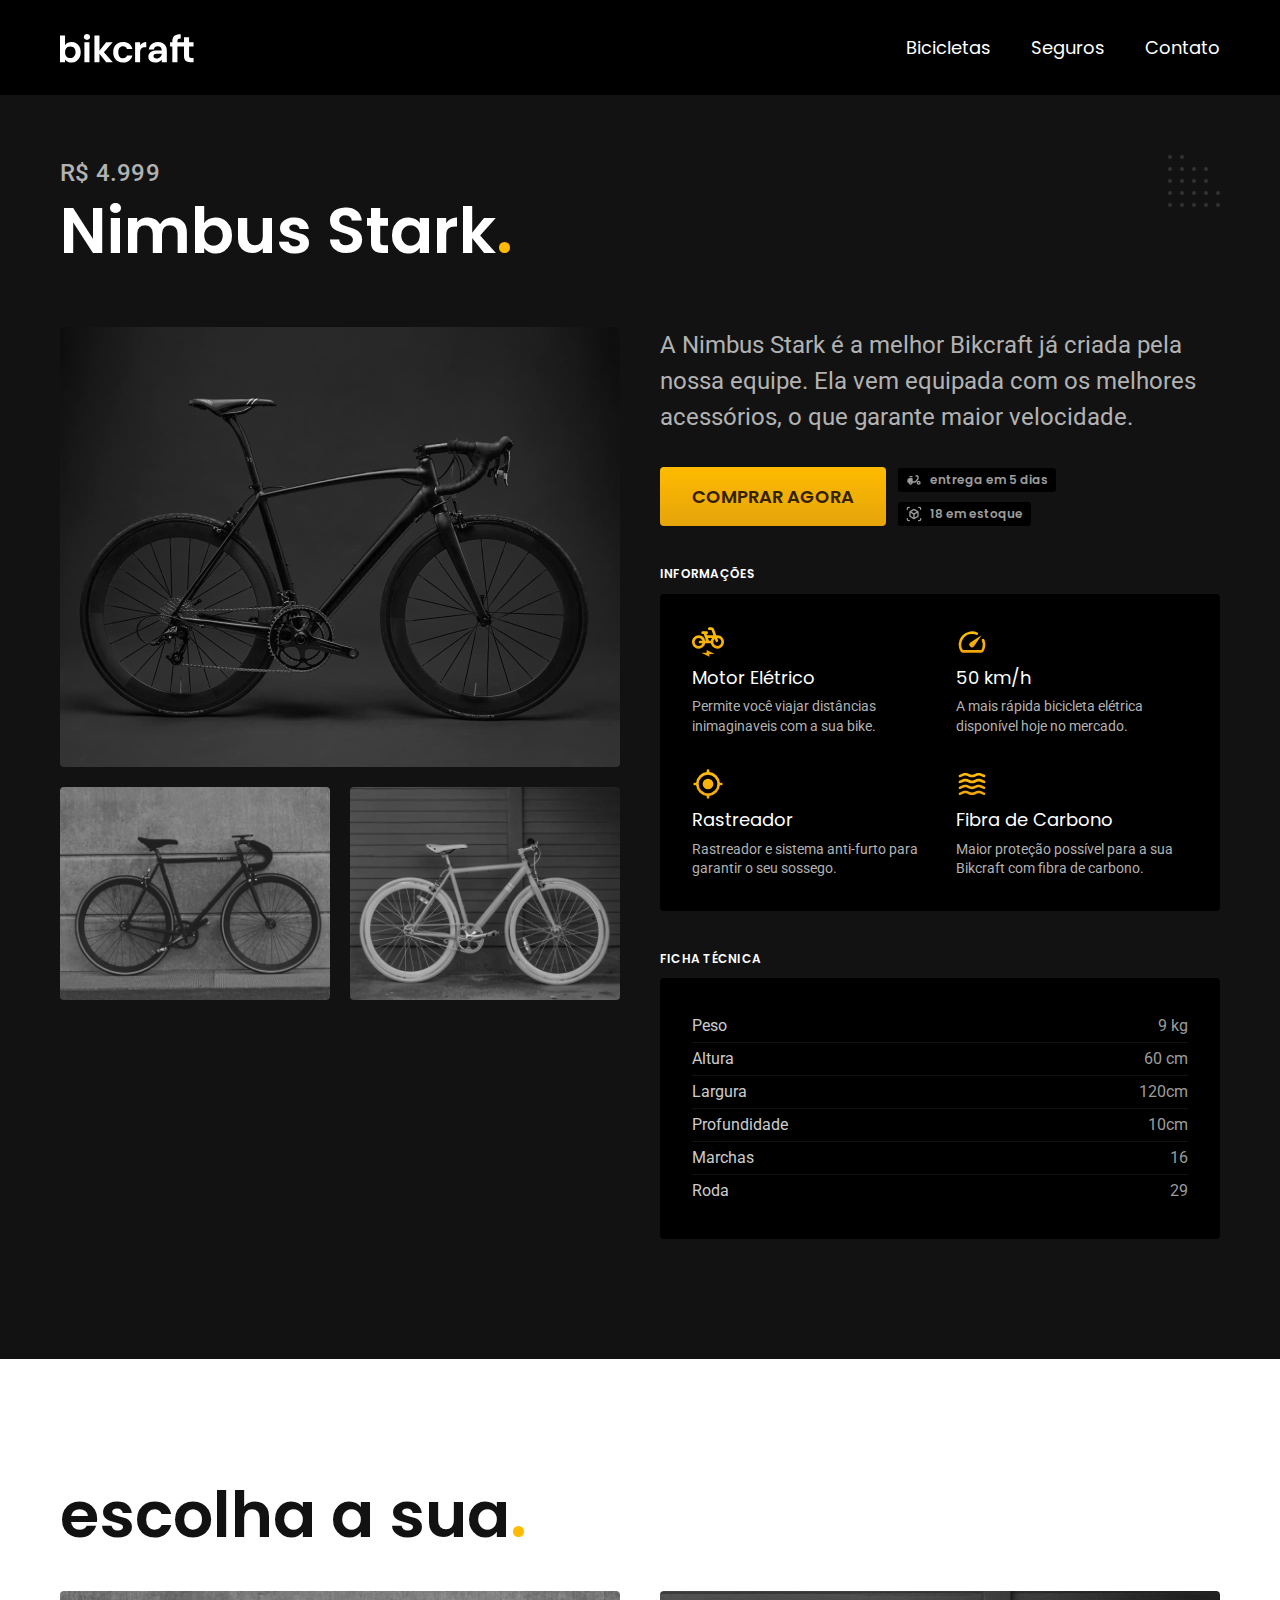
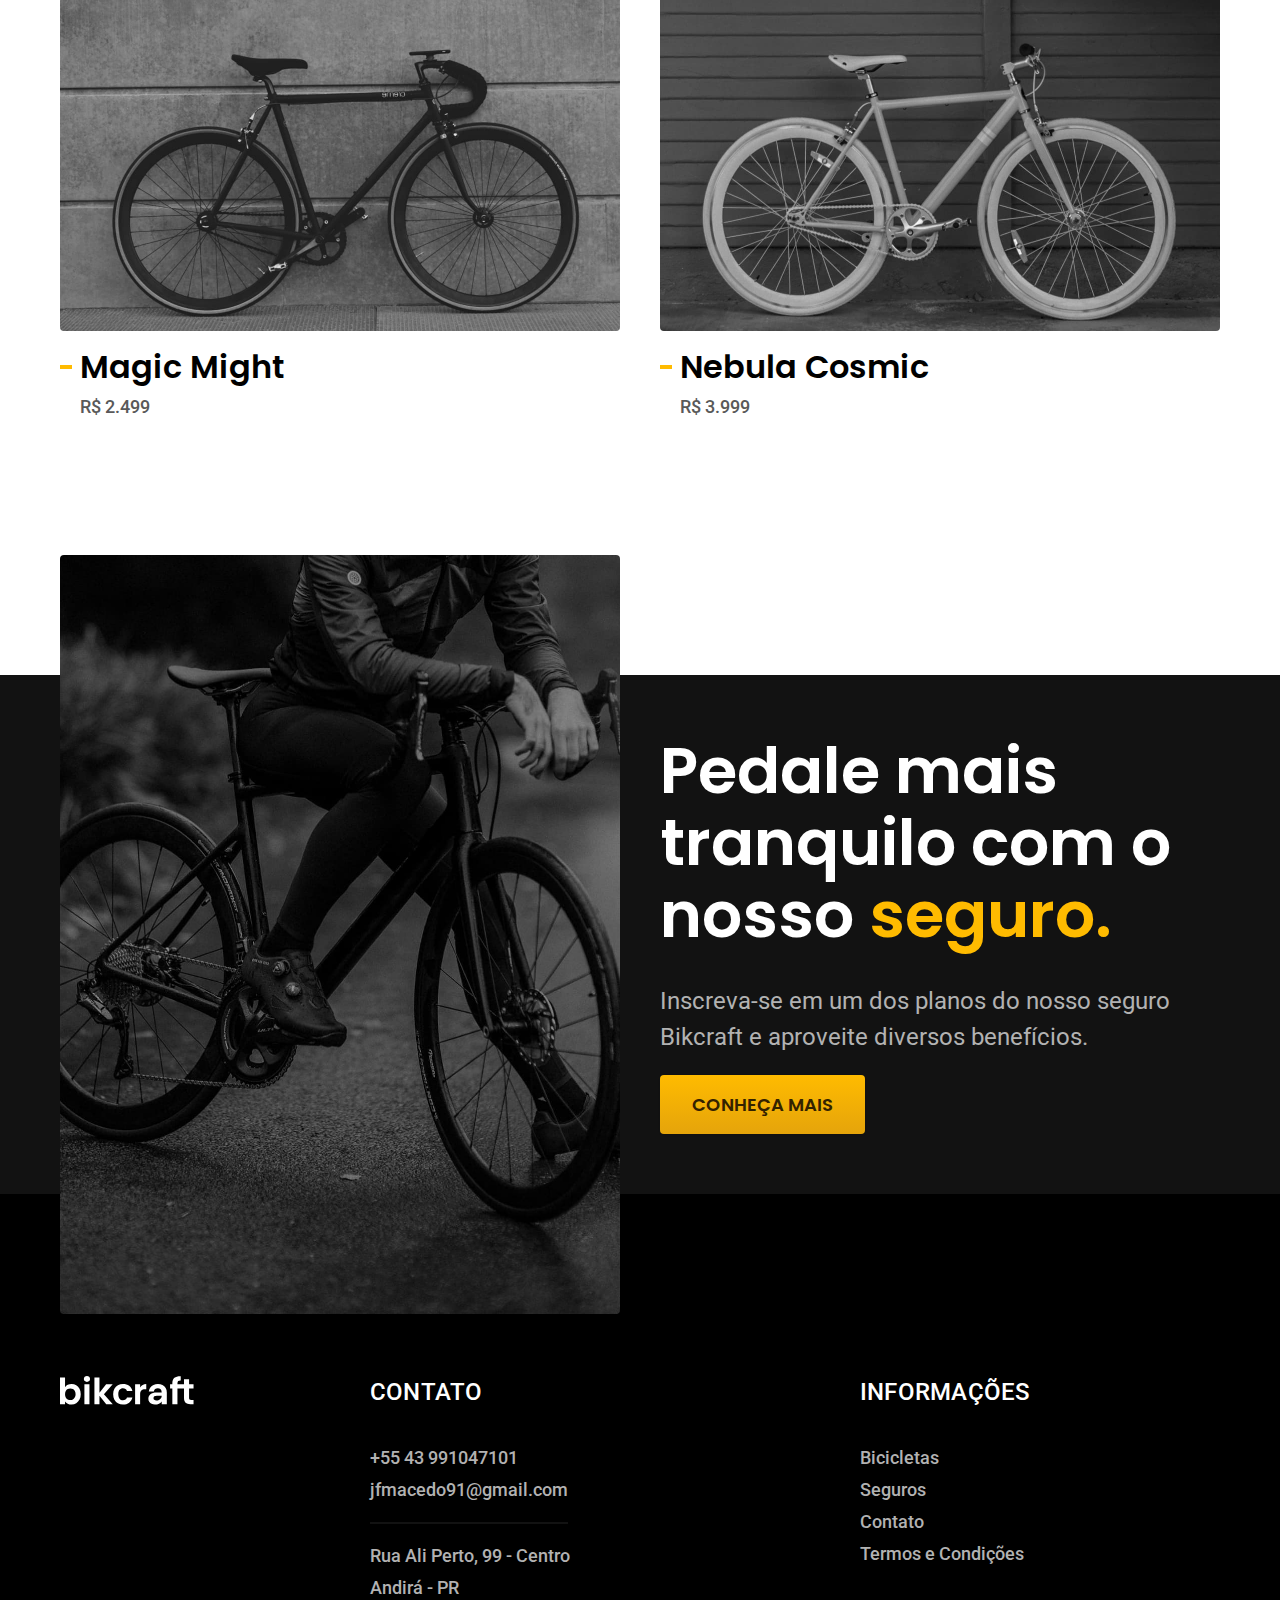
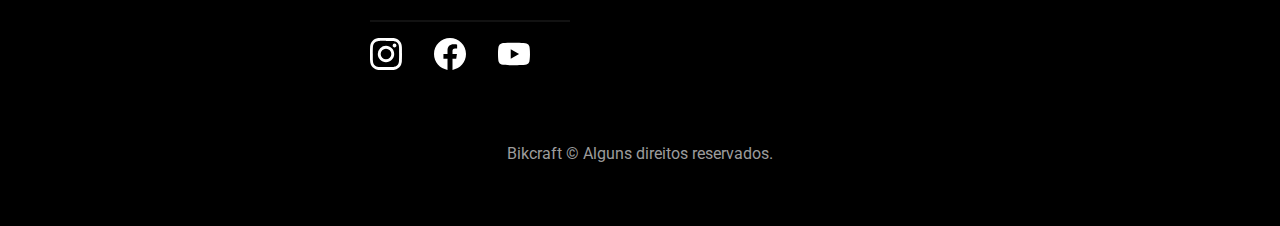
<file: bicycles/nimbus-stark.html>
<!DOCTYPE html>
<html lang="pt-BR">
<head>
  <meta charset="UTF-8" />
  <link rel="preconnect" href="https://fonts.googleapis.com" />
  <link rel="preconnect" href="https://fonts.gstatic.com" crossorigin />
  <link href="https://fonts.googleapis.com/css2?family=Merriweather:ital,wght@1,900&family=Poppins:wght@400;600&family=Roboto:wght@400;500&display=swap" rel="stylesheet" />
  <meta name="viewport" content="width=device-width, initial-scale=1.0" />
  <title>Nimbus Stark | Bikcraft</title>
  <meta name="description" content="A Nimbus Stark é a melhor Bikcraft já criada pela nossa equipe. Ela vem equipada com os melhores acessórios, o que garante maior velocidade." />
  <link rel="preload" href="../css/styles.min.css" as="style">
  <link rel="stylesheet" href="../css/styles.min.css">
  <link rel="icon" href="../img/icones/favicon.png" type="image/png">
  <script>document.documentElement.classList.add("js")</script>
</head>
<body id="nimbus-stark">
  <header class="header-bg">
    <div class="header container">
      <a href="../">
        <img src="../img/bikcraft.svg" alt="Bikcraft">
      </a>
      <nav aria-label="primaria">
        <ul class="header-menu font1-m color-gray00">
          <li><a href="../bicycles.html">Bicicletas</a></li>
          <li><a href="../secure.html">Seguros</a></li>
          <li><a href="../contact.html">Contato</a></li>
        </ul>
      </nav>
    </div>
  </header>
  <main class="title-bg">
    <div class="title container">
      <p class="font2-l-b color-gray05">R$ 4.999</p>
      <h1 class="font1-xxl color-gray00">Nimbus Stark<span class="color-primary01">.</span></h1>
    </div>
    <div class="bicycle container">
      <div class="bicycle-img">
        <img src="../img/bicicleta/nimbus1.jpg" alt="Bicicleta preta">
        <img src="../img/bicicleta/nimbus2.jpg" alt="Bicicleta preta">
        <img src="../img/bicicleta/nimbus3.jpg" alt="Bicicleta branca">
      </div>
      <div class="bicycle-content">
        <p class="font2-l color-gray05">A Nimbus Stark é a melhor Bikcraft já criada pela nossa equipe. Ela vem equipada com os melhores acessórios, o que garante maior velocidade.</p>
        <div class="bicycle-buy">
          <a href="../budget.html?type=bikcraft&product=nimbus" class="button primary">comprar agora</a>
          <span class="font1-xs color-gray06"><img src="../img/icones/entrega.svg" alt=""> entrega em 5 dias</span>
          <span class="font1-xs color-gray06"><img src="../img/icones/estoque.svg" alt=""> 18 em estoque</span>
        </div>
        <h2 class="font1-xs color-gray00">Informações</h2>
        <ul class="bicycle-information">
          <li>
            <img src="../img/icones/eletrica.svg" alt="">
            <h3 class="font1-m color-gray00">Motor Elétrico</h3>
            <p class="font2-xs color-gray05">Permite você viajar distâncias inimaginaveis com a sua bike.</p>
          </li>
          <li>
            <img src="../img/icones/velocidade.svg" alt="">
            <h3 class="font1-m color-gray00">50 km/h</h3>
            <p class="font2-xs color-gray05">A mais rápida bicicleta elétrica disponível hoje no mercado.</p>
          </li>
          <li>
            <img src="../img/icones/rastreador.svg" alt="">
            <h3 class="font1-m color-gray00">Rastreador</h3>
            <p class="font2-xs color-gray05">Rastreador e sistema anti-furto para garantir o seu sossego.</p>
          </li>
          <li>
            <img src="../img/icones/carbono.svg" alt="">
            <h3 class="font1-m color-gray00">Fibra de Carbono</h3>
            <p class="font2-xs color-gray05">Maior proteção possível para a sua Bikcraft com fibra de carbono.</p>
          </li>
        </ul>
        <h2 class="font1-xs color-gray00">Ficha técnica</h2>
        <ul class="bicycle-datasheet font2-s color-gray04">
          <li>Peso <span class="color-gray06">9 kg</span></li>
          <li>Altura <span class="color-gray06">60 cm</span></li>
          <li>Largura <span class="color-gray06">120cm</span></li>
          <li>Profundidade <span class="color-gray06">10cm</span></li>
          <li>Marchas <span class="color-gray06">16</span></li>
          <li>Roda <span class="color-gray06">29</span></li>
        </ul> 
      </div>
    </div>
  </main>
  <article class="bicycles-list container">
    <h2 class="font1-xxl color-gray11">escolha a sua<span class="color-primary01">.</span></h2>
    <ul>
      <li>
        <a href="./magic-might.html">
          <img src="../img/bicicletas/magic.jpg" alt="Bicicleta Preta">
          <h3 class="font1-xl color-gray12">Magic Might</h3>
          <span class="font2-m color-gray08">R$ 2.499</span>
        </a>
      </li>
      <li>
        <a href="./nebula-cosmic.html">
          <img src="../img/bicicletas/nebula.jpg" alt="Bicicleta Preta">
          <h3 class="font1-xl color-gray12">Nebula Cosmic</h3>
          <span class="font2-m color-gray08">R$ 3.999</span>
        </a>
      </li>
    </ul>
  </article>
  <article class="bicycle-secure-bg">
    <div class="bicycle-secure container">
      <div class="bicycle-secure-img">
        <img src="../img/fotos/seguros.jpg" alt="Pessoa parada em cima de uma Bikcraft">
      </div>
      <div class="bicycle-secure-content">
        <h2 class="font1-xxl color-gray00">Pedale mais tranquilo com o nosso <span class="color-primary01">seguro.</span></h2>
        <p class="font2-l color-gray05">Inscreva-se em um dos planos do nosso seguro Bikcraft e aproveite diversos benefícios.</p>
        <a href="../secure.html" class="button primary">conheça mais</a>
      </div>
    </div>
  </article>
  <footer class="footer-bg">
    <div class="footer container">
      <img src="../img/bikcraft.svg" alt="Bikcraft">
      <div class="footer-contact">
        <h3 class="font2-l-b color-gray00">Contato</h3>
        <ul class="font2-m color-gray05">
          <li><a href="tel:+5543991047101">+55 43 991047101</a></li>
          <li><a href="mailto:jfmacedo91@gmail.com">jfmacedo91@gmail.com</a></li>
        </ul>
        <address class="font2-m color-gray05">
          Rua Ali Perto, 99 - Centro <br />
          Andirá - PR
        </address>
        <div class="footer-social">
          <a href="https://www.instagram.com/">
            <img src="../img/redes/instagram.svg" alt="Icone Instagram">
          </a>
          <a href="https://www.facebook.com/">
            <img src="../img/redes/facebook.svg" alt="Icone Facebook">
          </a>
          <a href="https://www.youtube.com/">
            <img src="../img/redes/youtube.svg" alt="Icone Youtube">
          </a>
        </div>
      </div>
      <div class="footer-information">
        <h3 class="font2-l-b color-gray00">Informações</h3>
        <nav>
          <ul class="font2-m color-gray05">
            <li><a href="../bicycles.html">Bicicletas</a></li>
            <li><a href="../secure.html">Seguros</a></li>
            <li><a href="../contact.html">Contato</a></li>
            <li><a href="../terms.html">Termos e Condições</a></li>
          </ul>
        </nav>
      </div>
      <p class="footer-copy font2-s color-gray06">Bikcraft &copy; Alguns direitos reservados.</p>
    </div>
  </footer>
  <script src="../js/script.js"></script>
</body>
</html>
</file>
<file: css/styles.min.css>
:root{--color-gray12:#000000;--color-gray11:#121212;--color-gray10:#2E2E2E;--color-gray09:#404040;--color-gray08:#595959;--color-gray07:#707070;--color-gray06:#9C9C9C;--color-gray05:#B2B2B2;--color-gray04:#CCCCCC;--color-gray03:#DEDEDE;--color-gray02:#EDEDED;--color-gray01:#F7F7F7;--color-gray00:#FFFFFF;--color-primary05:#332200;--color-primary04:#664400;--color-primary03:#A66F00;--color-primary02:#E5A40B;--color-primary01:#FFBB00}*{margin:0;padding:0;box-sizing:border-box}ul{list-style:none}a{text-decoration:none;color:inherit}img{display:block;max-width:100%;height:auto}img[src$=".jpg"]{border-radius:.25rem}.color-gray00{color:var(--color-gray00)}.color-gray01{color:var(--color-gray01)}.color-gray02{color:var(--color-gray02)}.color-gray03{color:var(--color-gray03)}.color-gray04{color:var(--color-gray04)}.color-gray05{color:var(--color-gray05)}.color-gray06{color:var(--color-gray06)}.color-gray07{color:var(--color-gray07)}.color-gray08{color:var(--color-gray08)}.color-gray09{color:var(--color-gray09)}.color-gray10{color:var(--color-gray10)}.color-gray11{color:var(--color-gray11)}.color-gray12{color:var(--color-gray12)}.color-primary01{color:var(--color-primary01)}.color-primary02{color:var(--color-primary02)}.color-primary03{color:var(--color-primary03)}.color-primary04{color:var(--color-primary04)}.color-primary05{color:var(--color-primary05)}.font1-xxl{font-family:Poppins,sans-serif;font-size:4rem;font-weight:600;line-height:1.125}.font1-xl{font-family:Poppins,sans-serif;font-size:2rem;font-weight:600;line-height:1.25}.font1-l{font-family:Poppins,sans-serif;font-size:1.5rem;font-weight:400;line-height:1.5}.font1-m{font-family:Poppins,sans-serif;font-size:1.125rem;font-weight:400;line-height:1.3}.font1-m-b{font-family:Poppins,sans-serif;font-size:1.125rem;font-weight:600;line-height:1.3}.font1-s{font-family:Poppins,sans-serif;font-size:1rem;font-weight:400;line-height:1.5}.font1-xs{font-family:Poppins,sans-serif;font-size:.75rem;font-weight:600;line-height:1.3}.font2-l{font-family:Roboto,sans-serif;font-size:1.5rem;font-weight:400;line-height:1.5}.font2-l-b{font-family:Roboto,sans-serif;font-size:1.5rem;font-weight:500;line-height:1.5;letter-spacing:.015rem;text-transform:uppercase}.font2-m{font-family:Roboto,sans-serif;font-size:1.125rem;font-weight:500;line-height:1.3}.font2-s{font-family:Roboto,sans-serif;font-size:1rem;font-weight:400;line-height:1.5}.font2-xs{font-family:Roboto,sans-serif;font-size:.875rem;font-weight:400;line-height:1.4}@media (max-width:1200px){.font1-xxl{font-size:3rem}.font1-l,.font2-l,.font2-l-b{font-size:1.125rem}}@media (max-width:800px){.font1-xxl{font-size:2rem}.font1-xl{font-size:1.5rem}}@media (max-width:600px){.font1-m,.font1-m-b,.font2-m{font-size:.875rem}}.container{max-width:75rem;margin:0 auto;padding:0 1.25rem}.title-bg{padding-top:3.75rem;padding-bottom:3.75rem;background-color:var(--color-gray11)}.title{background:url("../img/dec/top-right.svg") no-repeat top right 1.25rem}.title p{margin-bottom:.25rem}@media (max-width:800px){.title-bg{padding-top:2.5rem;padding-bottom:2.5rem}}.button{display:flex;align-items:center;gap:1rem;width:fit-content;padding:1rem 2rem;font-family:Poppins,sans-serif;font-size:1.125rem;font-weight:600;text-transform:uppercase;border:none;border-radius:.25rem;box-shadow:0 1px 2px #00000019;transition:.2s;cursor:pointer}.button:hover{filter:brightness(1.15)}.button img{height:1.25rem}.button.primary{color:var(--color-primary05);background:linear-gradient(var(--color-primary01),var(--color-primary02))}.button.secondary{color:var(--color-gray00);background:linear-gradient(var(--color-gray07),var(--color-gray08))}@media (max-width:600px){.button{padding:.75rem 1rem;font-size:1rem}}.link{display:inline-block;font-family:Poppins,sans-serif;font-size:1.5rem;font-weight:600;line-height:1.5;text-transform:uppercase;color:var(--color-primary01);transition:.2s}.link::after{content:"";display:block;width:100%;height:.25rem;background-color:currentColor}.link:hover{color:var(--color-gray00)}@media (max-width:600px){.link{font-size:1.125rem}.link::after{height:.125rem}}.form .column02{grid-column:span 2}.form{display:grid;grid-template-columns:1fr 1fr;gap:1.25rem}.form label{display:block;margin-bottom:.25rem}.form textarea{resize:none}.form input[type=email],.form input[type=tel],.form input[type=text],.form textarea{width:100%;padding:.5rem .75rem;font:400 1rem/1.5 Roboto,sans-serif;border:1px solid var(--color-gray02);border-radius:.25rem;background-color:var(--color-gray01)}.form input::placeholder,.form textarea::placeholder{color:var(--color-gray07)}.form input[type=email]:focus,.form input[type=tel]:focus,.form input[type=text]:focus,.form textarea:focus{outline:1px solid var(--color-primary01);background-color:var(--color-gray00);box-shadow:0 0 1px 1px #fea}@media (max-width:600px){.form{grid-template-columns:1fr}.form .column02{grid-column:1}}.js .fadeInDown{transform:translate3d(0,-20px,0)}.js .fadeInUp{transform:translate3d(0,20px,0)}.js .fadeInRight{transform:translate3d(20px,0,0)}.js .fadeInLeft{transform:translate3d(-20px,0,0)}.js [data-anime]{opacity:0}.js .anime{opacity:1;transform:none;transition:transform .8s,opacity .8s}.header-bg{background-color:var(--color-gray12)}.header{display:flex;align-items:center;justify-content:space-between;flex-wrap:wrap;gap:1.25rem;padding:1.25rem}.header-menu{display:flex;flex-wrap:wrap;gap:2.5rem}.header-menu a{position:relative;display:inline-block;padding:1rem 0}.header-menu a::after{content:"";position:absolute;bottom:0;left:0;display:block;width:0;height:2px;background-color:var(--color-gray00);transition:.3s}.header-menu a.active::after,.header-menu a:hover::after{width:100%}@media (max-width:800px){.header-menu{gap:1.25rem}.header-menu a{padding:.75rem 1rem;border-radius:.25rem;background-color:var(--color-gray11)}.header-menu a:hover{background-color:var(--color-gray10)}.header-menu a::after{display:none}}@media (max-width:600px){.header-menu{gap:.75rem}.header-menu a{padding:.5rem .75rem}}.footer-bg{background-color:var(--color-gray12)}.footer{display:grid;grid-template-columns:3fr 5fr 4fr;gap:2.5rem;padding:3.75rem 1.25rem}.footer h3{margin-bottom:2rem}.footer a{transition:.2s}.footer a:hover{color:var(--color-gray00)}.footer-contact ul{width:fit-content;margin-bottom:1rem;padding-bottom:1rem;border-bottom:2px solid var(--color-gray11)}.footer-contact ul li{line-height:2rem}.footer-contact address{width:fit-content;font-style:normal;margin-bottom:1rem;padding-bottom:1rem;line-height:2rem;border-bottom:2px solid var(--color-gray11)}.footer-contact .footer-social{display:flex;gap:2rem}.footer-information ul li{line-height:2rem}.footer-copy{grid-column:1/-1;padding-top:2rem;text-align:center}@media (max-width:800px){.footer{grid-template-columns:1fr 1fr}.footer>img{display:none}}@media (max-width:600px){.footer{grid-template-columns:1fr;gap:3.75rem}}.introduction-bg{color:var(--color-gray00);background:var(--color-gray12) url("../img/dec/bottom-left.svg") no-repeat bottom 10rem left 1.25rem;box-shadow:inset 0 -7.5rem 0 var(--color-gray00)}.introduction{display:grid;grid-template-columns:1fr 1fr;gap:0 2.5rem}.introduction-content{align-self:end;padding-bottom:15rem}.introduction-content h1{margin-bottom:2rem}.introduction-content p{margin-bottom:1.25rem}.introduction img{width:100%;height:100%;object-fit:cover}@media (max-width:800px){.introduction-bg{padding-top:2.5rem;background-color:var(--color-gray11);box-shadow:inset 0 -3.75rem 0 var(--color-gray00)}.introduction{grid-template-columns:1fr;gap:2rem}.introduction-content{padding-bottom:0}.introduction-content h1{margin-bottom:1rem}.introduction img{width:100%;height:300px}}.technology-bg{background-color:var(--color-gray11);box-shadow:inset 0 7.5rem 0 var(--color-gray00),inset 0 -7.5rem 0 var(--color-gray00)}.technology{display:grid;grid-template-columns:1fr 1fr;gap:2.5rem}.technology-content{padding:12.5rem 1.25rem}.technology-content>span{display:block;margin-bottom:2.5rem}.technology-content h2{margin-bottom:2rem}.technology-content>p{margin-bottom:1.25rem}.technology-content a{margin-bottom:5rem}.technology-benefits{display:flex;gap:2.5rem}.technology-benefits img{width:1.5rem;margin-bottom:.5rem}.technology-benefits h3{width:max-content;margin-bottom:.5rem}.technology-image img{width:100%;height:100%;object-fit:cover;object-position:left}@media (max-width:800px){.technology-bg{box-shadow:none}.technology{grid-template-columns:1fr}.technology-content{padding:3.75rem 0}.technology-content a{margin-bottom:3.75rem}.technology-image{display:none}}@media (max-width:600px){.technology-benefits{flex-direction:column}}.partners{padding-top:7.5rem;padding-bottom:7.5rem}.partners h2{margin-bottom:3.75rem}.partners ul{display:grid;grid-template-columns:repeat(4,1fr);max-width:87.5rem;margin:0 auto;padding:0 1.25rem}.partners ul li{display:flex;padding:2rem;border-left:2px solid var(--color-gray02)}.partners ul li img{margin:auto}.partners ul li:first-child,.partners ul li:nth-child(5){border-left:none}.partners ul li:nth-child(n+5){border-top:2px solid var(--color-gray02)}@media (max-width:800px){.partners{padding-top:3.75rem;padding-bottom:3.75rem}.partners h2{margin-bottom:1.25rem}.partners ul{grid-template-columns:repeat(2,1fr)}.partners ul li:nth-child(odd){border-left:none}.partners ul li:nth-child(n+3){border-top:2px solid var(--color-gray02)}}.testimony{display:grid;grid-template-columns:1fr 1fr;background-color:var(--color-primary01);overflow:hidden}.testimony img{width:100%;height:100%;max-height:42.5rem;object-fit:cover;border-radius:0}.testimony-content{align-self:end;padding:2.5rem 2.5rem 5rem 5rem;background:url("../img/dec/bottom-right-p.svg") no-repeat bottom 2.5rem right 2.5rem}.testimony-content p{position:relative;margin-bottom:2rem;max-width:32ch;font-family:Merriweather,serif;font-weight:700;font-style:italic}.testimony-content p::after,.testimony-content p::before{position:absolute;font-size:5rem;color:var(--color-primary02)}.testimony-content p::before{content:"“";top:-1rem;left:-3rem}.testimony-content p::after{content:"”"}@media (min-width:1200px){.testimony img{max-height:32.5rem}}@media (max-width:800px){.testimony{grid-template-columns:1fr}.testimony img{max-height:12.5rem}.testimony-content{justify-self:center;padding:2.5rem 1.25rem}.testimony-content p{text-align:center}}.bicycles-bg{background:linear-gradient(to right,var(--color-gray00) 30%,var(--color-gray11) 30%)}.bicycles{display:grid;grid-template-columns:1fr 1fr;gap:2.5rem;padding-top:3.75rem;padding-bottom:3.75rem;background:url("../img/dec/top-right.svg") no-repeat top 2.5rem right 1.25rem}.bicycles-img{display:grid}.bicycles-img img{grid-area:1/1}.bicycles-img span{grid-area:1/1;place-self:start end;margin-top:1.25rem;padding:.5rem;padding-right:1rem;border-radius:.25rem 0 0 .25rem;background-color:var(--color-gray12)}.bicycles-content{display:grid;grid-template-columns:1fr auto}.bicycles-content h2,.bicycles-content p{grid-column:1/-1}.bicycles-content h2{margin-bottom:1.25rem}.bicycles-content p{margin-bottom:1.25rem}.bicycles-content h2::before{content:"";display:block;width:.75rem;height:.25rem;margin-bottom:.5rem;background-color:var(--color-primary01)}.bicycles-content ul{place-self:end start}.bicycles-content ul li{display:flex;align-items:center;gap:.5rem}.bicycles-content ul li+li{margin-top:1.25rem}.bicycles-content ul li img{width:1.5rem}.bicycles-content a{place-self:end}@media (max-width:800px){.bicycles-bg{background:var(--color-gray11)}.bicycles{grid-template-columns:1fr;gap:1.25rem;padding-top:2.5rem;padding-bottom:2.5rem}}@media (max-width:600px){.bicycles-content{grid-template-columns:1fr}.bicycles-content ul{display:grid;grid-template-columns:1fr 1fr;gap:1.25rem;margin-bottom:2rem}.bicycles-content ul li+li{margin-top:0}.bicycles-content a{place-self:start}}.bicycles-list{padding:7.5rem 1.25rem}.bicycles-list h2{margin-bottom:2.5rem}.bicycles-list ul{display:flex;gap:2.5rem;max-width:87.5rem;margin:0 auto;padding-bottom:1rem;overflow-x:auto}.bicycles-list li{min-width:17.5rem}.bicycles-list a{display:block}.bicycles-list img{margin-bottom:1rem}.bicycles-list h3{display:flex;align-items:center;gap:.5rem;margin-bottom:.5rem}.bicycles-list h3::before{content:"";width:.75rem;height:.25rem;background-color:var(--color-primary01);transition:.2s}.bicycles-list a:hover h3::before{width:1rem;height:1rem;border-radius:50%}.bicycles-list li span{padding-left:1.25rem;transition:.2s}.bicycles-list li a:hover span{padding-left:1.5rem}@media (max-width:800px){.bicycles-list{padding:3.75rem 1.25rem}.bicycles-list ul{gap:1.25rem}}.bicycle{display:grid;grid-template-columns:1fr 1fr;align-items:flex-start;gap:2.5rem;padding-top:3.75rem;padding-bottom:3.75rem}.bicycle-img{display:flex;flex-wrap:wrap;gap:1.25rem}.bicycle-img img{flex:1;min-width:12.5rem}.bicycle-img img:first-child{min-width:100%}.bicycle-content>p{margin-bottom:2rem}.bicycle-buy{display:grid;grid-template-columns:max-content auto;align-items:center;justify-items:start;gap:.5rem .75rem;margin-bottom:2.5rem}.bicycle-buy span{display:flex;align-items:center;gap:.5rem;padding:.25rem .5rem;border-radius:.2rem;background-color:var(--color-gray12)}.bicycle-buy a{grid-row:span 2}.bicycle-content h2{text-transform:uppercase;letter-spacing:.015rem;margin-bottom:.74rem}.bicycle-datasheet,.bicycle-information{padding:2rem;border-radius:.25rem;background-color:var(--color-gray12)}.bicycle-information{display:grid;grid-template-columns:1fr 1fr;gap:2rem;margin-bottom:2.5rem}.bicycle-information img{max-width:2.5rem;margin-bottom:.5rem}.bicycle-information h3{margin-bottom:.5rem}.bicycle-datasheet li{display:flex;justify-content:space-between;padding:.25rem 0}.bicycle-datasheet li+li{border-top:1px solid var(--color-gray11)}@media (max-width:800px){.bicycle{grid-template-columns:1fr;padding-top:2.5rem;padding-bottom:2.5rem}.bicycle-img{grid-row:2}}@media (max-width:400px){.bicycle-information{grid-template-columns:1fr}.bicycle-buy{grid-template-columns:1fr}}.bicycle-secure-bg{background-color:var(--color-gray11);box-shadow:inset 0 7.5rem 0 var(--color-gray00),inset 0 -7.5rem 0 var(--color-gray12)}.bicycle-secure{display:grid;grid-template-columns:1fr 1fr;gap:2.5rem}.bicycle-secure-img img{height:100%;object-fit:cover}.bicycle-secure-content{padding-top:11.25rem;padding-bottom:11.25rem}.bicycle-secure h2{margin-bottom:2rem}.bicycle-secure p{margin-bottom:1.25rem}@media (max-width:800px){.bicycle-secure-bg{box-shadow:inset 0 -3.75rem 0 var(--color-gray12)}.bicycle-secure{grid-template-columns:1fr}.bicycle-secure-content{grid-row:1;padding-top:2.5rem;padding-bottom:0}}.secures-bg{background-color:var(--color-gray11)}.secures{display:grid;grid-template-columns:1fr 1fr;align-items:center;gap:2.5rem;padding:7.5rem 1.25rem 7.5rem}#secure .secures{padding-top:0}.secures h2{grid-column:1/-1;margin-bottom:3.75rem}.secure{display:grid;grid-template-columns:1fr auto;padding:2rem;padding-left:3.75rem;border-radius:.25rem;background-color:var(--color-gray12)}.secure h3{margin-bottom:2.5rem}.secure span{grid-column:2;display:block;text-align:right}.secure ul{grid-column:1/-1;position:relative;margin-bottom:2rem}.secure li::before{position:absolute;left:-1.75rem}.secure.silver li::before{content:url("../img/icones/lista-silver.svg")}.secure.gold li::before{content:url("../img/icones/lista-gold.svg")}.secure li+li{margin-top:1.25rem}.secure a{grid-column:1/-1;justify-self:flex-start}@media (max-width:800px){.secures{grid-template-columns:1fr}}.faq{padding:7.5rem 1.25rem}.faq h2{margin-bottom:3.75rem}.faq details{padding:1.25rem;border-radius:.25rem}.faq details:nth-child(2n){background-color:var(--color-gray01)}.faq details summary{position:relative;display:flex;align-items:center;gap:.5rem;list-style-type:none;cursor:pointer}.faq details summary::before{content:"";width:.75rem;height:.25rem;background-color:var(--color-primary01);transition:.2s}.faq details summary:hover::before{height:.75rem;border-radius:50%}.faq details summary::after{content:url("../img/icones/seta-abrir.svg");position:absolute;right:0;transform:rotate(180deg)}.faq details[open] summary::after{transform:rotate(0)}.faq details p{max-width:80ch;margin-top:1rem;margin-left:1.25rem}@media (max-width:800px){.faq{padding:3.75rem 1.25rem}.faq h2{margin-bottom:2.5rem}}.benefits-bg{background-color:var(--color-gray12)}.benefits{padding:7.5rem 1.25rem}.benefits h3,.benefits img{margin-bottom:.5rem}.benefits h2{margin-bottom:3.75rem}.benefits ul{display:grid;grid-template-columns:repeat(auto-fit,minmax(280px,max-content));gap:2.5rem 5rem}@media (max-width:800px){.benefits{padding:3.75rem 1.25rem}.benefits h2{margin-bottom:2.5rem}.benefits ul{gap:1.25rem}}#contact{background:linear-gradient(var(--color-gray11) 600px,var(--color-gray01) 600px)}.contact{display:grid;grid-template-columns:5fr 7fr}.contact-data,.contact-form{padding:3.75rem;box-shadow:0 1px 2px #00000019}.contact-data{border-radius:.25rem 0 0 .25rem;background:var(--color-gray12) url("../img/dec/bottom-left.svg") no-repeat bottom 1.25rem left 1.25rem}.contact-data h2{margin-bottom:3.75rem}.contact-data address{font-style:normal;line-height:2;margin-bottom:2rem;padding-left:1.75rem;background:url("../img/icones/local.svg") no-repeat 0 .25rem}.contact-data ul{margin-bottom:2rem;padding-left:1.75rem;line-height:2;background:url("../img/icones/email.svg") no-repeat 0 .325rem}.contact-data>a{display:block;margin-bottom:3.75rem;padding-left:1.75rem;background:url("../img/icones/telefone.svg") no-repeat}.contact-data a{transition:.2s}.contact-data a:hover{color:var(--color-gray00)}.contact-data .contact-social{display:flex;gap:2rem}.contact-form{border-radius:0 .25rem .25rem 0;background:var(--color-gray00) url("../img/dec/bottom-right.svg") no-repeat bottom 1.25rem right 1.25rem}@media (max-width:800px){.contact{grid-template-columns:1fr}.contact-data,.contact-form{padding:2rem 1.25rem}.contact-data{border-radius:.25rem .25rem 0 0;background:var(--color-gray12)}.contact-data h2,.contact-data>a{margin-bottom:2rem}.contact-form{border-radius:0 0 .25rem .25rem}}.stores{display:grid;grid-template-columns:1fr 1fr;gap:0 2.5rem;padding-top:7.5rem;padding-bottom:7.5rem}.stores h2{grid-column:1/-1;margin-bottom:3.75rem}.stores-item{border-radius:.25rem;background-color:var(--color-gray00);box-shadow:0 1px 2px #00000019}.stores-item img{border-radius:.25rem .25rem 0 0}.store-content{display:grid;grid-template-columns:1fr 1fr;gap:2rem 1rem;padding:2rem}.store-content h3,.store-content p{grid-column:1/-1}.store-content p{display:flex;align-items:center;gap:1rem}.store-data{display:grid;gap:.5rem;padding-left:.75rem;border-left:1px solid var(--color-gray02)}@media (max-width:800px){.stores{gap:1.25rem;padding-top:3.75rem;padding-bottom:3.75rem}.stores h2{margin-bottom:1rem}.store-content{grid-template-columns:1fr}}@media (max-width:600px){.stores{grid-template-columns:1fr}}#budget{background:linear-gradient(var(--color-gray11) 600px,var(--color-gray01) 600px)}.budget{display:grid;grid-template-columns:5fr 7fr;padding-bottom:7.5rem}.budget h2{position:relative;display:flex;align-items:center;text-transform:uppercase}.budget h2::before{content:"";position:absolute;left:-1.25rem;display:inline-block;width:.75rem;height:.25rem;background-color:var(--color-primary01)}.budget-data,.product-budget{padding:3.75rem;box-shadow:0 1px 2px #00000019}.product-budget{display:grid;grid-template-columns:1fr 1fr;gap:1.25rem;align-content:start;border-radius:.25rem 0 0 .25rem;background:var(--color-gray12) url("../img/dec/bottom-left.svg") no-repeat bottom 1.25rem left 1.25rem}.product-budget>*{grid-column:1/-1}.product-budget>label{grid-column:initial}.product-budget label{display:grid;grid-template-columns:auto 1fr auto;align-items:center;padding:.75rem 1rem;border-radius:.25rem;background-color:var(--color-gray10);cursor:pointer}.product-budget label:hover{background-color:var(--color-gray09)}.product-budget label::before{content:"";width:.75rem;height:.75rem;margin-right:.5rem;border:2px solid var(--color-gray06);border-radius:50%}.product-budget label span{display:none}.product-budget input:checked+label span{display:initial}.product-budget input:checked+label::before{border-color:var(--color-gray07);background-color:var(--color-gray07);box-shadow:inset 0 0 0 2px var(--color-gray00)}.product-budget input{position:absolute;opacity:0;pointer-events:none}.product-budget input:checked+label{color:var(--color-gray11);background-color:var(--color-gray00)}.product-budget input:focus+label{outline:1px solid var(--color-primary01);outline-offset:2px}.budget-details{display:none;grid-template-columns:1fr 1fr;align-items:center;gap:1.25rem;padding:1.25rem;border-radius:.25rem;background-color:var(--color-gray00)}.budget-details li{display:flex;align-items:center;gap:.5rem}.budget-details li+li{margin-top:.5rem}.budget-details li img{width:1rem}.product-budget input:checked+label+.budget-details{display:grid}.budget-content{display:none}.budget-content h2,.budget-data h2:nth-of-type(n+2){margin-top:1.25rem}#bikcraft:checked~#bikcraft-budget,#secure:checked~#secure-budget{display:grid;gap:1.25rem}.budget-data{border-radius:0 .25rem .25rem 0;background:var(--color-gray00) url("../img/dec/bottom-right.svg") no-repeat bottom 1.25rem right 1.25rem}@media (max-width:1200px){.budget-data,.product-budget{padding:2rem}}@media (max-width:800px){.budget{grid-template-columns:1fr}.product-budget{border-radius:.25rem .25rem 0 0;background:var(--color-gray12)}.budget-data{border-radius:0 0 .25rem .25rem}}@media (max-width:400px){.product-budget{grid-template-columns:1fr}}.terms{padding-top:7.5rem;padding-bottom:7.5rem}.terms h2{font-weight:600;margin-bottom:1rem}.terms p+h2{margin-top:2.5rem}.terms p{max-width:75ch;margin-bottom:1rem}
</file>
